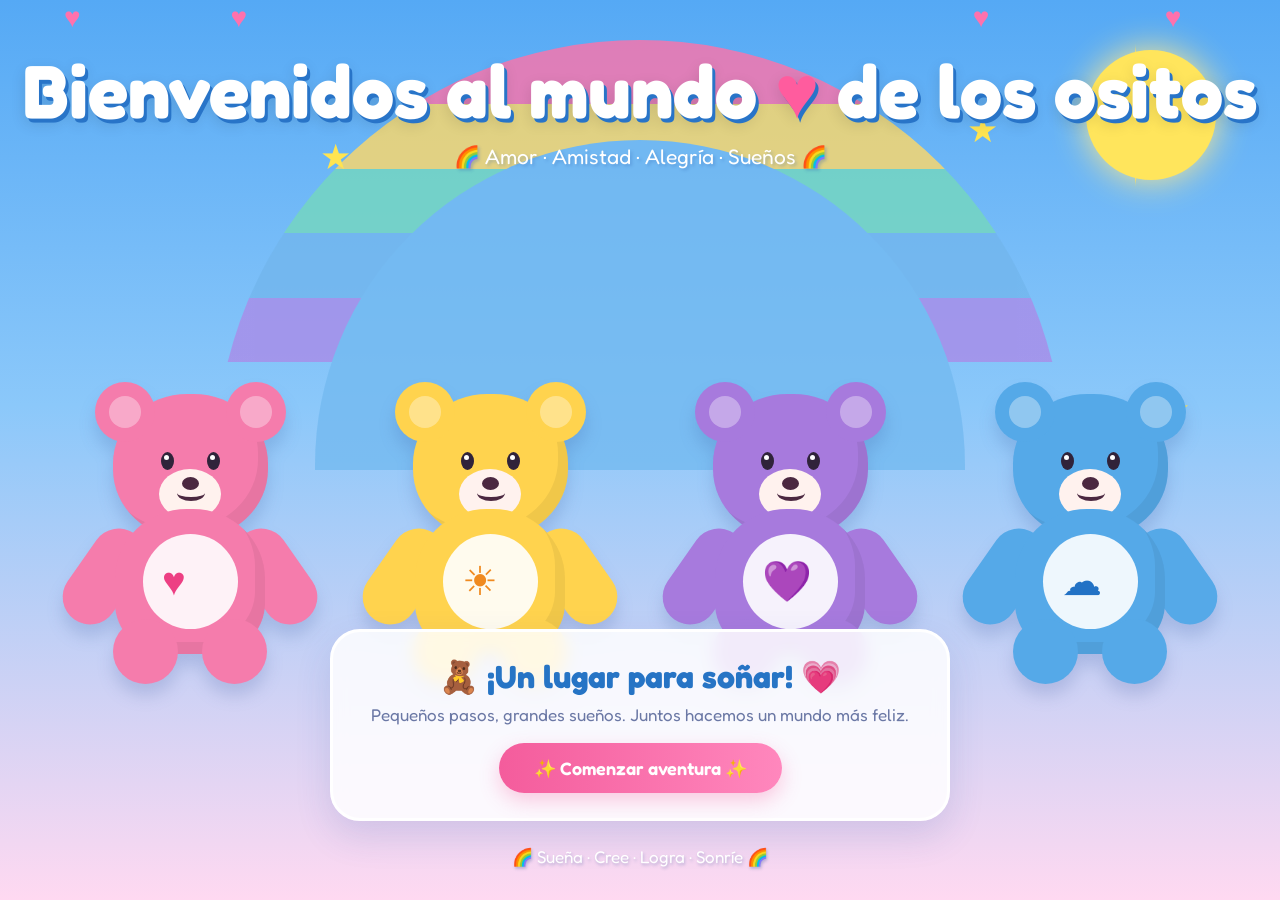
<file: index.html>
<!DOCTYPE html>
<html lang="es">
<head>
<meta charset="UTF-8">
<meta name="viewport" content="width=device-width, initial-scale=1.0">

<title>Un mundo de ositos 🌈</title>

<link href="https://fonts.googleapis.com/css2?family=Fredoka:wght@400;500;600;700&display=swap" rel="stylesheet">
<a href="intro.html">

<style>
    a {
    text-decoration: none;
}

* {
    margin: 0;
    padding: 0;
    box-sizing: border-box;
}

body {
    font-family: "Fredoka", sans-serif;
    min-height: 100vh;
    overflow-x: hidden;

    background:
        linear-gradient(
            180deg,
            #55a9f5 0%,
            #8bc8fa 45%,
            #ffd9f1 100%
        );

    color: #2672c8;
}


/* =========================
   CIELO
========================= */

.sky {
    position: fixed;
    inset: 0;
    overflow: hidden;
    pointer-events: none;
}


/* Sol */

.sun {
    position: absolute;
    right: 5%;
    top: 50px;

    width: 130px;
    height: 130px;

    background: #ffe55c;
    border-radius: 50%;

    box-shadow:
        0 0 35px #ffe98a;

    animation: sun 4s ease-in-out infinite;
}

@keyframes sun {
    50% {
        transform: scale(1.08);
    }
}


/* Rayos */

.sun::before {
    content: "✦";
    position: absolute;

    font-size: 190px;

    color: #ffd83d;

    left: -30px;
    top: -50px;

    z-index: -1;
}


/* Nubes */

.cloud {
    position: absolute;

    width: 180px;
    height: 55px;

    background: white;

    border-radius: 50px;

    opacity: .8;

    animation: cloudMove 25s linear infinite;
}

.cloud::before,
.cloud::after {
    content: "";

    position: absolute;

    background: white;

    border-radius: 50%;
}

.cloud::before {
    width: 80px;
    height: 80px;

    left: 25px;
    top: -35px;
}

.cloud::after {
    width: 65px;
    height: 65px;

    right: 25px;
    top: -25px;
}

.cloud1 {
    top: 160px;
    left: -200px;
}

.cloud2 {
    top: 350px;
    left: -300px;

    animation-delay: 8s;
}

@keyframes cloudMove {

    from {
        transform: translateX(-250px);
    }

    to {
        transform: translateX(140vw);
    }

}


/* =========================
   ARCOÍRIS
========================= */

.rainbow {

    position: absolute;

    width: 850px;
    height: 430px;

    left: 50%;
    top: 40px;

    transform: translateX(-50%);

    border-radius: 500px 500px 0 0;

    background:
        linear-gradient(
            to bottom,
            #ff72a9 0%,
            #ff72a9 15%,
            #ffd966 15%,
            #ffd966 30%,
            #75d7bd 30%,
            #75d7bd 45%,
            #72b6ed 45%,
            #72b6ed 60%,
            #a98be8 60%,
            #a98be8 75%,
            transparent 75%
        );

    opacity: .8;

    z-index: 0;
}

.rainbow::after {

    content: "";

    position: absolute;

    width: 650px;
    height: 330px;

    left: 100px;
    top: 100px;

    background: #74baf0;

    border-radius: 500px 500px 0 0;
}


/* =========================
   TÍTULO
========================= */

.header {

    position: relative;

    z-index: 10;

    text-align: center;

    padding-top: 45px;

    animation: appear 1s ease;
}

.header h1 {

    color: white;

    font-size: clamp(38px, 6vw, 75px);

    font-weight: 700;

    text-shadow:
        3px 4px 0 #2874c8,
        0 5px 15px rgba(0,0,0,.12);
}

.header h1 span {
    color: #ff5c9e;
}

.header p {

    margin-top: 8px;

    color: white;

    font-size: 21px;

    text-shadow:
        2px 2px 3px rgba(50,100,180,.3);
}


/* =========================
   OSITOS
========================= */

.bears {

    position: relative;

    z-index: 5;

    height: 460px;

    max-width: 1200px;

    margin: 30px auto 0;

    display: flex;

    justify-content: space-around;

    align-items: flex-end;
}


/* Osito */

.bear {

    position: relative;

    width: 190px;

    height: 280px;

    animation: bearFloat 3s ease-in-out infinite;

    filter: drop-shadow(
        0 12px 8px rgba(50,80,150,.18)
    );
}

.bear:nth-child(2) {
    animation-delay: .5s;
}

.bear:nth-child(3) {
    animation-delay: 1s;
}

.bear:nth-child(4) {
    animation-delay: 1.5s;
}


/* Cabeza */

.head {

    position: absolute;

    width: 155px;
    height: 145px;

    left: 18px;
    top: 15px;

    border-radius: 48%;

    background: var(--bear);

    box-shadow:
        inset -10px -10px 0 rgba(0,0,0,.06);
}


/* Orejas */

.ear {

    position: absolute;

    width: 60px;
    height: 60px;

    border-radius: 50%;

    background: var(--bear);

    top: -12px;
}

.ear.left {
    left: -18px;
}

.ear.right {
    right: -18px;
}

.ear::after {

    content: "";

    position: absolute;

    width: 32px;
    height: 32px;

    background: rgba(255,255,255,.35);

    border-radius: 50%;

    left: 14px;
    top: 14px;
}


/* Ojos */

.eye {

    position: absolute;

    width: 13px;
    height: 18px;

    background: #30233a;

    border-radius: 50%;

    top: 58px;
}

.eye.left {
    left: 48px;
}

.eye.right {
    right: 48px;
}


/* Brillito */

.eye::after {

    content: "";

    position: absolute;

    width: 5px;
    height: 5px;

    background: white;

    border-radius: 50%;

    left: 3px;
    top: 3px;
}


/* Hocico */

.muzzle {

    position: absolute;

    width: 62px;
    height: 50px;

    background: #fff2ee;

    border-radius: 50%;

    left: 46px;
    top: 75px;
}


/* Nariz */

.nose {

    position: absolute;

    width: 17px;
    height: 13px;

    background: #4b2840;

    border-radius: 50%;

    left: 69px;
    top: 83px;

    z-index: 2;
}


/* Sonrisa */

.mouth {

    position: absolute;

    width: 28px;
    height: 16px;

    border-bottom: 4px solid #4b2840;

    border-radius: 50%;

    left: 64px;
    top: 91px;

    z-index: 2;
}


/* Cuerpo */

.body {

    position: absolute;

    width: 150px;
    height: 145px;

    left: 20px;
    top: 130px;

    border-radius: 48% 48% 35% 35%;

    background: var(--bear);

    box-shadow:
        inset -10px -12px 0 rgba(0,0,0,.06);
}


/* Barriga */

.belly {

    position: absolute;

    width: 95px;
    height: 95px;

    left: 28px;
    top: 25px;

    border-radius: 50%;

    background: white;

    opacity: .9;
}


/* Símbolo */

.symbol {

    position: absolute;

    left: 47px;
    top: 47px;

    font-size: 40px;

    color: var(--symbol);

    z-index: 2;
}


/* Brazos */

.arm {

    position: absolute;

    width: 55px;
    height: 105px;

    background: var(--bear);

    border-radius: 50px;

    top: 145px;

    z-index: -1;
}

.arm.left {

    left: -18px;

    transform: rotate(35deg);
}

.arm.right {

    right: -18px;

    transform: rotate(-35deg);
}


/* Piernas */

.leg {

    position: absolute;

    width: 65px;
    height: 65px;

    background: var(--bear);

    border-radius: 50%;

    bottom: -25px;
}

.leg.left {
    left: 18px;
}

.leg.right {
    right: 18px;
}


/* =========================
   COLORES DE OSITOS
========================= */

.pink {
    --bear: #f57cac;
    --symbol: #ed3f83;
}

.yellow {
    --bear: #ffd34e;
    --symbol: #f08a20;
}

.purple {
    --bear: #a77add;
    --symbol: #7144b7;
}

.blue {
    --bear: #55a9e8;
    --symbol: #2272c5;
}


/* =========================
   ANIMACIÓN OSITOS
========================= */

@keyframes bearFloat {

    0%, 100% {
        transform: translateY(0) rotate(0);
    }

    50% {
        transform: translateY(-18px) rotate(2deg);
    }
}


/* =========================
   MENSAJE CENTRAL
========================= */

.message {

    position: relative;

    z-index: 10;

    max-width: 620px;

    margin: -30px auto 0;

    padding: 25px;

    text-align: center;

    background: rgba(255,255,255,.85);

    border: 3px solid white;

    border-radius: 30px;

    box-shadow:
        0 15px 35px rgba(50,80,160,.15);

    backdrop-filter: blur(8px);
}

.message h2 {

    font-size: 32px;

    color: #2674c5;
}

.message p {

    color: #6b78a5;

    font-size: 17px;

    margin: 8px 0 18px;
}


/* Botón */

.btn {

    border: none;

    padding: 14px 35px;

    border-radius: 40px;

    background:
        linear-gradient(
            90deg,
            #f45c9c,
            #ff87bd
        );

    color: white;

    font-family: "Fredoka";

    font-size: 18px;

    font-weight: 600;

    cursor: pointer;

    box-shadow:
        0 8px 20px rgba(245,90,155,.3);

    transition: .3s;
}

.btn:hover {

    transform: translateY(-4px) scale(1.03);

    box-shadow:
        0 12px 25px rgba(245,90,155,.45);
}


/* =========================
   CORAZONES
========================= */

.heart {

    position: fixed;

    z-index: 20;

    color: #ff71ad;

    font-size: 28px;

    pointer-events: none;

    animation: heartFloat 6s linear infinite;
}

@keyframes heartFloat {

    0% {
        transform:
            translateY(110vh)
            rotate(0deg)
            scale(.5);

        opacity: 0;
    }

    20% {
        opacity: 1;
    }

    100% {
        transform:
            translateY(-15vh)
            rotate(360deg)
            scale(1.3);

        opacity: 0;
    }
}


/* =========================
   ESTRELLAS
========================= */

.star {

    position: fixed;

    color: #ffe451;

    font-size: 35px;

    z-index: 2;

    animation: star 2s ease-in-out infinite;
}

@keyframes star {

    0%,100% {
        transform: scale(1) rotate(0);
    }

    50% {
        transform: scale(1.35) rotate(20deg);
    }
}


/* =========================
   PIE
========================= */

footer {

    position: relative;

    z-index: 10;

    text-align: center;

    padding: 25px;

    color: white;

    font-size: 17px;

    text-shadow: 1px 2px 3px rgba(50,80,150,.3);
}


/* =========================
   RESPONSIVE
========================= */

@media(max-width:850px) {

    body {
        overflow-y: auto;
    }

    .rainbow {
        width: 600px;
        height: 300px;
    }

    .bears {
        height: auto;

        flex-wrap: wrap;

        gap: 20px;

        padding: 20px;
    }

    .bear {
        transform: scale(.8);
    }

    .message {
        margin: 20px;
    }
}

@media(max-width:550px) {

    .header {
        padding: 25px 15px 0;
    }

    .header h1 {
        font-size: 40px;
    }

    .header p {
        font-size: 17px;
    }

    .bear {
        transform: scale(.65);
        margin: -25px;
    }

}

</style>
</head>


<body>


<!-- =========================
     CIELO
========================= -->

<div class="sky">

    <div class="sun"></div>

    <div class="cloud cloud1"></div>

    <div class="cloud cloud2"></div>

    <div class="rainbow"></div>

</div>


<!-- ESTRELLAS -->

<div class="star" style="left:7%;top:8%;">★</div>

<div class="star" style="left:25%;top:15%;animation-delay:.7s;">★</div>

<div class="star" style="right:22%;top:12%;animation-delay:1s;">★</div>

<div class="star" style="right:7%;top:43%;animation-delay:1.5s;">★</div>


<!-- CORAZONES -->

<div class="heart" style="left:5%;animation-delay:0s;">♥</div>

<div class="heart" style="left:18%;animation-delay:2s;">♥</div>

<div class="heart" style="left:76%;animation-delay:1s;">♥</div>

<div class="heart" style="left:91%;animation-delay:3s;">♥</div>


<!-- =========================
     ENCABEZADO
========================= -->

<header class="header">

    <h1>
        Bienvenidos al mundo
        <span>♥</span>
        de los ositos
    </h1>

    <p>
        🌈 Amor · Amistad · Alegría · Sueños 🌈
    </p>

</header>


<!-- =========================
     OSITOS
========================= -->

<section class="bears">


    <!-- OSITO ROSA -->

    <div class="bear pink">

        <div class="head">

            <div class="ear left"></div>
            <div class="ear right"></div>

            <div class="eye left"></div>
            <div class="eye right"></div>

            <div class="muzzle"></div>

            <div class="nose"></div>

            <div class="mouth"></div>

        </div>


        <div class="arm left"></div>
        <div class="arm right"></div>

        <div class="body">

            <div class="belly"></div>

            <div class="symbol">
                ♥
            </div>

        </div>

        <div class="leg left"></div>
        <div class="leg right"></div>

    </div>



    <!-- OSITO AMARILLO -->

    <div class="bear yellow">

        <div class="head">

            <div class="ear left"></div>
            <div class="ear right"></div>

            <div class="eye left"></div>
            <div class="eye right"></div>

            <div class="muzzle"></div>

            <div class="nose"></div>

            <div class="mouth"></div>

        </div>

        <div class="arm left"></div>
        <div class="arm right"></div>

        <div class="body">

            <div class="belly"></div>

            <div class="symbol">
                ☀
            </div>

        </div>

        <div class="leg left"></div>
        <div class="leg right"></div>

    </div>



    <!-- OSITO MORADO -->

    <div class="bear purple">

        <div class="head">

            <div class="ear left"></div>
            <div class="ear right"></div>

            <div class="eye left"></div>
            <div class="eye right"></div>

            <div class="muzzle"></div>

            <div class="nose"></div>

            <div class="mouth"></div>

        </div>

        <div class="arm left"></div>
        <div class="arm right"></div>

        <div class="body">

            <div class="belly"></div>

            <div class="symbol">
                💜
            </div>

        </div>

        <div class="leg left"></div>
        <div class="leg right"></div>

    </div>



    <!-- OSITO AZUL -->

    <div class="bear blue">

        <div class="head">

            <div class="ear left"></div>
            <div class="ear right"></div>

            <div class="eye left"></div>
            <div class="eye right"></div>

            <div class="muzzle"></div>

            <div class="nose"></div>

            <div class="mouth"></div>

        </div>

        <div class="arm left"></div>
        <div class="arm right"></div>

        <div class="body">

            <div class="belly"></div>

            <div class="symbol">
                ☁
            </div>

        </div>

        <div class="leg left"></div>
        <div class="leg right"></div>

    </div>


</section>


<!-- =========================
     MENSAJE
========================= -->

<section class="message">

    <h2>
        🧸 ¡Un lugar para soñar! 💗
    </h2>

    <p>
        Pequeños pasos, grandes sueños.
        Juntos hacemos un mundo más feliz.
    </p>

    <button class="btn" onclick="mensaje()">
        ✨ Comenzar aventura ✨
    </button>

</section>


<footer>

    🌈 Sueña · Cree · Logra · Sonríe 🌈

</footer>


<script>

function mensaje() {

    alert(
        "🧸💗 ¡Bienvenido al mundo de los ositos! 🌈✨\n\n" +
        "Recuerda: sueña, cree y nunca dejes de sonreír."
    );

}


/* Crear corazones automáticamente */

setInterval(() => {

    const heart = document.createElement("div");

    heart.className = "heart";

    heart.innerHTML = "♥";

    heart.style.left =
        Math.random() * 100 + "%";

    heart.style.animationDuration =
        (4 + Math.random() * 4) + "s";

    heart.style.fontSize =
        (18 + Math.random() * 25) + "px";

    document.body.appendChild(heart);


    setTimeout(() => {
        heart.remove();
    }, 8000);

}, 1800);

</script>

</body>
</html>
</file>
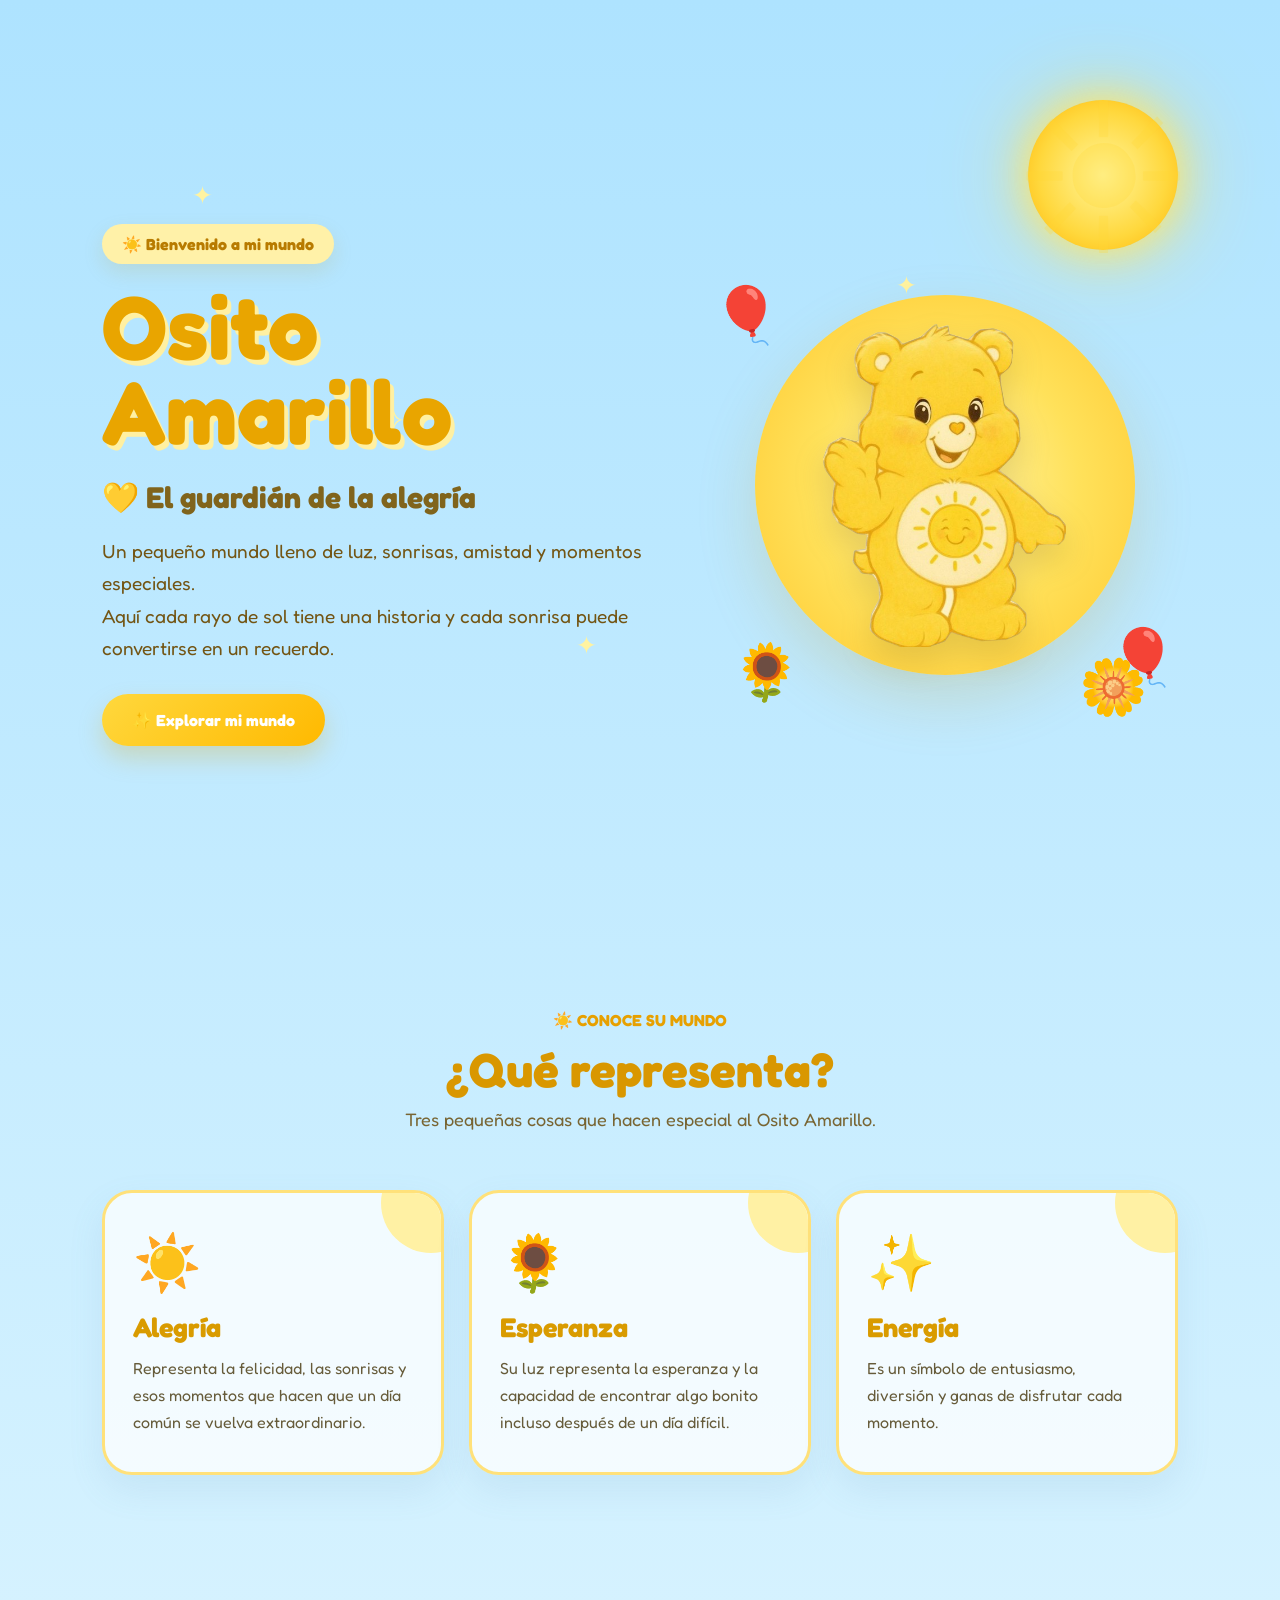
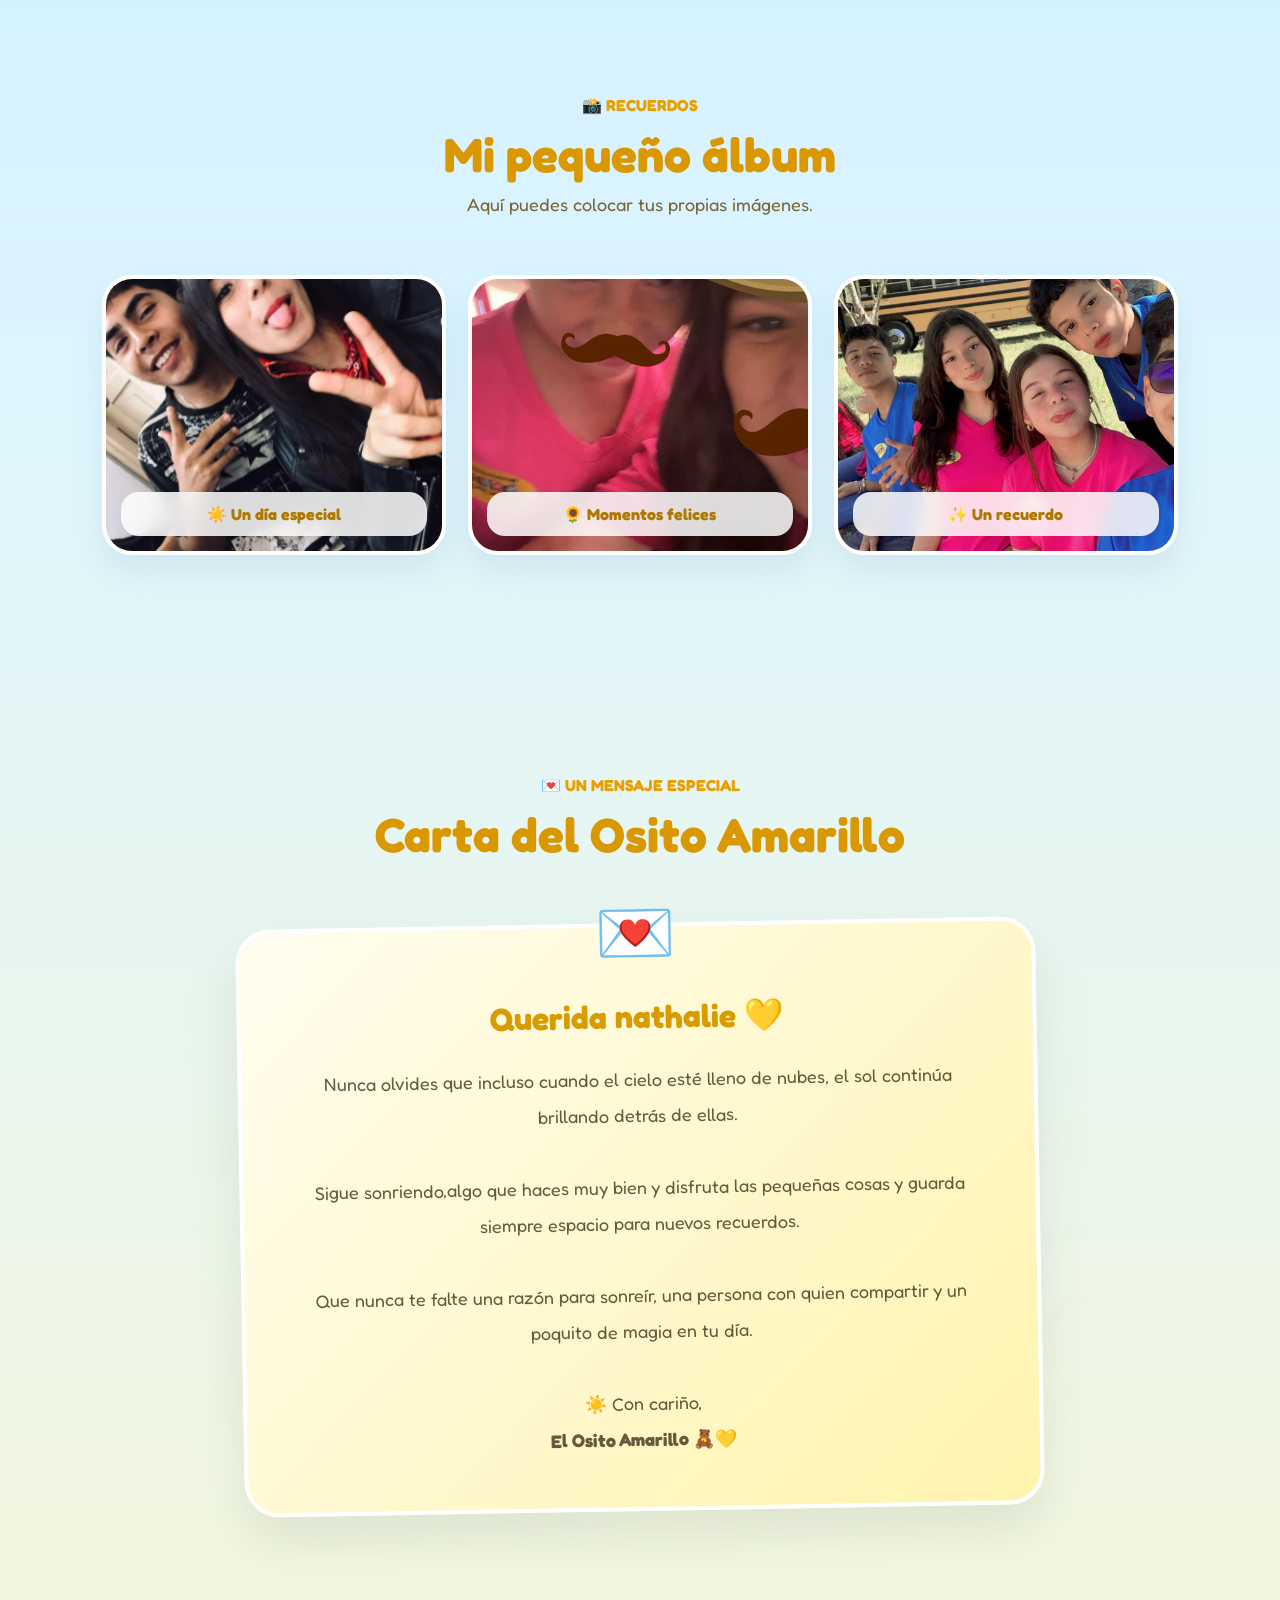
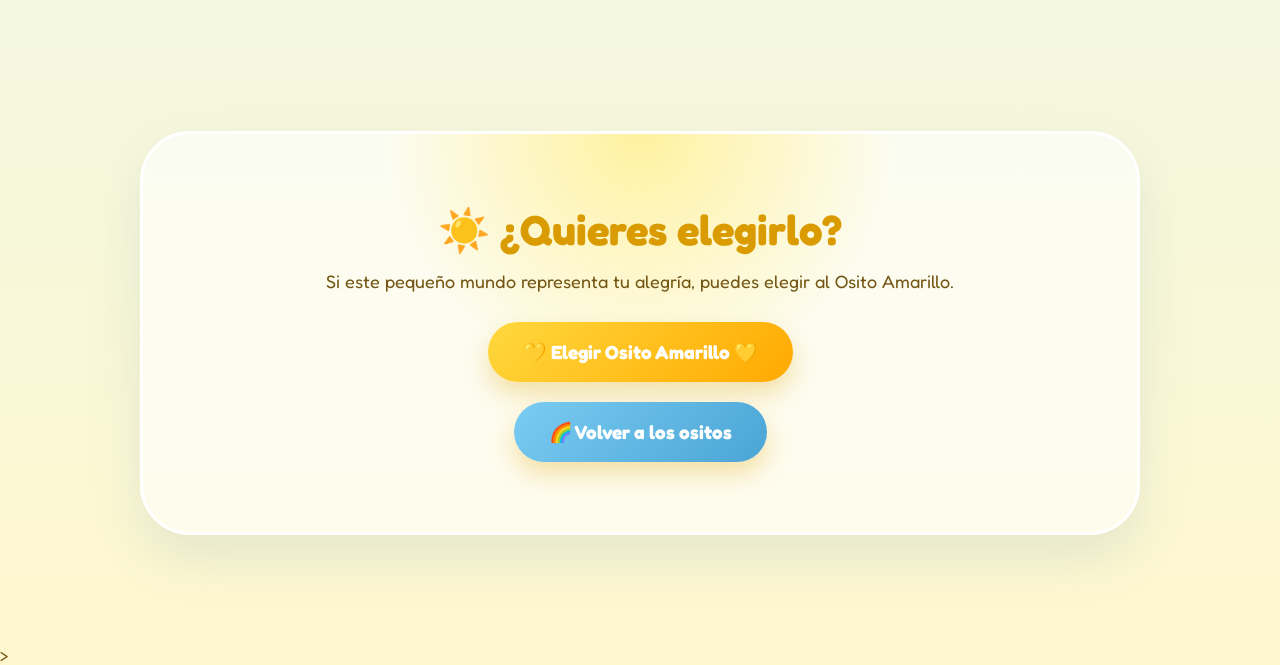
<file: amarillo.html>
<!DOCTYPE html>
<html lang="es">
<head>
<meta charset="UTF-8">
<meta name="viewport" content="width=device-width, initial-scale=1.0">

<title>☀️ Mundo Amarillo | Osito Cariñosito</title>

<style>

@import url('https://fonts.googleapis.com/css2?family=Fredoka:wght@400;500;600;700&display=swap');

*{
    margin:0;
    padding:0;
    box-sizing:border-box;
    scroll-behavior:smooth;
}

:root{
    --amarillo:#FFD83D;
    --amarillo2:#FFBF19;
    --dorado:#E99A00;
    --cielo:#BFEAFF;
    --cielo2:#EFFFFF;
    --blanco:#FFFFFF;
    --texto:#735514;
    --verde:#83D89A;
}

body{
    font-family:'Fredoka',sans-serif;
    background:linear-gradient(
        180deg,
        #AEE3FF,
        #DDF5FF,
        #FFF8CF
    );
    color:var(--texto);
    overflow-x:hidden;
}

/* ==================================================
   FONDO ANIMADO
================================================== */

.sky{
    position:fixed;
    inset:0;
    z-index:-10;
    overflow:hidden;
    pointer-events:none;
}

.sun{
    position:absolute;
    width:150px;
    height:150px;
    right:8%;
    top:100px;

    border-radius:50%;

    background:radial-gradient(
        circle,
        #FFF59B 0%,
        #FFD83D 60%,
        #FFB300 100%
    );

    box-shadow:
        0 0 40px #FFE76B,
        0 0 90px rgba(255,216,61,.6);

    animation:
        sunFloat 5s ease-in-out infinite,
        sunGlow 2s ease-in-out infinite alternate;
}

@keyframes sunFloat{
    0%,100%{
        transform:translateY(0);
    }

    50%{
        transform:translateY(-15px);
    }
}

@keyframes sunGlow{
    from{
        box-shadow:
        0 0 35px #FFE76B,
        0 0 70px rgba(255,216,61,.4);
    }

    to{
        box-shadow:
        0 0 60px #FFF09A,
        0 0 110px rgba(255,216,61,.7);
    }
}

/* RAYOS DEL SOL */

.sun::before{
    content:"☀";
    position:absolute;
    inset:-40px;

    display:flex;
    justify-content:center;
    align-items:center;

    font-size:210px;

    color:rgba(255,215,50,.25);

    animation:rotateSun 20s linear infinite;
}

@keyframes rotateSun{
    to{
        transform:rotate(360deg);
    }
}

/* ==================================================
   NUBES
================================================== */

.cloud{
    position:absolute;

    width:170px;
    height:55px;

    background:white;

    border-radius:50px;

    opacity:.85;

    filter:drop-shadow(
        0 8px 8px rgba(80,150,190,.12)
    );

    animation:cloudMove 35s linear infinite;
}

.cloud::before,
.cloud::after{
    content:"";
    position:absolute;

    background:white;

    border-radius:50%;
}

.cloud::before{
    width:75px;
    height:75px;

    left:25px;
    bottom:10px;
}

.cloud::after{
    width:90px;
    height:90px;

    right:25px;
    bottom:5px;
}

.cloud1{
    top:150px;
    left:-200px;
}

.cloud2{
    top:320px;
    left:-300px;

    transform:scale(.7);

    animation-duration:45s;
}

.cloud3{
    top:550px;
    left:-250px;

    transform:scale(.9);

    animation-duration:40s;
}

@keyframes cloudMove{

    from{
        transform:translateX(-250px);
    }

    to{
        transform:translateX(calc(100vw + 400px));
    }

}

/* ==================================================
   PARTICULAS
================================================== */

.sparkle{
    position:absolute;

    color:#FFF3A1;

    font-size:25px;

    animation:
        sparkleFloat 4s ease-in-out infinite,
        sparkleRotate 5s linear infinite;
}

.s1{left:15%;top:20%;}
.s2{left:30%;top:45%;animation-delay:1s;}
.s3{left:70%;top:30%;animation-delay:2s;}
.s4{left:80%;top:65%;animation-delay:.5s;}
.s5{left:45%;top:70%;animation-delay:1.5s;}

@keyframes sparkleFloat{

    0%,100%{
        transform:translateY(0);
        opacity:.3;
    }

    50%{
        transform:translateY(-20px);
        opacity:1;
    }

}

@keyframes sparkleRotate{
    to{
        rotate:360deg;
    }
}

/* ==================================================
   NAVBAR
================================================== */

.navbar{
    position:fixed;

    top:15px;
    left:50%;

    transform:translateX(-50%);

    width:92%;
    max-width:1200px;

    height:70px;

    display:flex;
    align-items:center;
    justify-content:space-between;

    padding:0 30px;

    background:rgba(255,255,255,.75);

    backdrop-filter:blur(18px);

    border:2px solid rgba(255,255,255,.8);

    border-radius:40px;

    box-shadow:
        0 15px 35px rgba(70,130,170,.15);

    z-index:1000;
}

.logo{
    font-size:23px;
    font-weight:700;

    color:#D89300;
}

.logo span{
    color:#F6BD19;
}

.nav-links{
    display:flex;
    gap:28px;
    list-style:none;
}

.nav-links a{
    text-decoration:none;

    color:#725B22;

    font-weight:600;

    transition:.3s;
}

.nav-links a:hover{
    color:#E6A500;

    transform:translateY(-3px);
}

/* ==================================================
   HERO
================================================== */

.hero{
    min-height:100vh;

    padding:
        150px
        8%
        80px;

    display:grid;

    grid-template-columns:
        1.1fr
        .9fr;

    align-items:center;

    gap:40px;

    position:relative;
}

.hero-content{
    animation:heroAppear 1s ease forwards;
}

@keyframes heroAppear{

    from{
        opacity:0;
        transform:translateY(40px);
    }

    to{
        opacity:1;
        transform:translateY(0);
    }

}

.badge{
    display:inline-block;

    padding:10px 20px;

    background:#FFF1A8;

    color:#B87B00;

    border-radius:30px;

    font-weight:bold;

    margin-bottom:20px;

    box-shadow:
        0 8px 20px rgba(190,150,20,.15);
}

.hero h1{
    font-size:clamp(50px,7vw,90px);

    line-height:.95;

    color:#E9A500;

    text-shadow:
        4px 5px 0 #FFF0A2;

    margin-bottom:25px;
}

.hero h2{
    font-size:30px;

    color:#80641C;

    margin-bottom:20px;
}

.hero p{
    max-width:600px;

    font-size:19px;

    line-height:1.7;
}

/* BOTON */

.main-btn{
    display:inline-block;

    margin-top:30px;

    padding:16px 30px;

    border-radius:50px;

    background:
        linear-gradient(
            135deg,
            #FFD83D,
            #FFB900
        );

    color:white;

    text-decoration:none;

    font-weight:bold;

    box-shadow:
        0 12px 25px rgba(220,160,0,.25);

    transition:.3s;
}

.main-btn:hover{
    transform:
        translateY(-5px)
        scale(1.05);

    box-shadow:
        0 18px 35px rgba(220,160,0,.35);
}

/* ==================================================
   PERSONAJE / IMAGEN
================================================== */

.character-area{
    position:relative;

    min-height:470px;

    display:flex;

    justify-content:center;

    align-items:center;
}

.character-bg{
    width:380px;
    height:380px;

    border-radius:50%;

    background:
        radial-gradient(
            circle,
            #FFF5A7,
            #FFE15A,
            #FFC72C
        );

    box-shadow:
        0 25px 60px rgba(200,150,20,.2);

    display:flex;

    align-items:center;
    justify-content:center;

    animation:
        characterFloat 4s ease-in-out infinite;
}

.character-bg img{
    width:85%;
    height:85%;

    object-fit:contain;

    filter:
        drop-shadow(
            0 15px 15px rgba(130,100,20,.2)
        );
}

@keyframes characterFloat{

    0%,100%{
        transform:translateY(0) rotate(-2deg);
    }

    50%{
        transform:translateY(-20px) rotate(2deg);
    }

}

/* OBJETOS */

.balloon{
    position:absolute;

    font-size:55px;

    animation:
        balloonFloat 5s ease-in-out infinite;
}

.balloon1{
    left:0;
    top:30px;
}

.balloon2{
    right:0;
    bottom:30px;

    animation-delay:1s;
}

@keyframes balloonFloat{

    0%,100%{
        transform:translateY(0) rotate(-5deg);
    }

    50%{
        transform:translateY(-30px) rotate(5deg);
    }

}

.flower{
    position:absolute;

    font-size:55px;

    animation:
        flowerMove 4s ease-in-out infinite;
}

.flower1{
    bottom:15px;
    left:20px;
}

.flower2{
    bottom:0;
    right:30px;

    animation-delay:1s;
}

@keyframes flowerMove{

    0%,100%{
        transform:rotate(-5deg);
    }

    50%{
        transform:rotate(8deg) translateY(-8px);
    }

}

/* ==================================================
   SECCIONES
================================================== */

.section{
    padding:110px 8%;

    position:relative;
}

.section-title{
    text-align:center;

    margin-bottom:60px;
}

.section-title span{
    color:#E7A000;

    font-weight:bold;
}

.section-title h2{
    font-size:48px;

    color:#D99700;

    margin:10px 0;
}

.section-title p{
    font-size:18px;

    color:#786533;
}

/* ==================================================
   INFORMACION
================================================== */

.info-grid{

    max-width:1150px;

    margin:auto;

    display:grid;

    grid-template-columns:
        repeat(3,1fr);

    gap:25px;
}

.info-card{

    padding:35px 28px;

    background:
        rgba(255,255,255,.75);

    border-radius:30px;

    border:3px solid #FFE17A;

    box-shadow:
        0 15px 35px rgba(100,150,180,.12);

    transition:.4s;

    position:relative;

    overflow:hidden;
}

.info-card::before{
    content:"";

    position:absolute;

    width:100px;
    height:100px;

    right:-40px;
    top:-40px;

    background:#FFF1A4;

    border-radius:50%;
}

.info-card:hover{

    transform:
        translateY(-15px)
        rotate(-1deg);

    box-shadow:
        0 25px 45px rgba(100,150,180,.18);
}

.icon{
    font-size:55px;

    margin-bottom:15px;

    position:relative;

    animation:
        iconBounce 3s ease-in-out infinite;
}

@keyframes iconBounce{

    0%,100%{
        transform:translateY(0);
    }

    50%{
        transform:translateY(-8px);
    }

}

.info-card h3{
    font-size:27px;

    color:#D99B00;

    margin-bottom:12px;
}

.info-card p{
    line-height:1.7;

    color:#665B3A;
}

/* ==================================================
   GALERIA
================================================== */

.gallery{
    max-width:1150px;

    margin:auto;

    display:grid;

    grid-template-columns:
        repeat(3,1fr);

    gap:22px;
}

.photo{

    height:280px;

    border-radius:30px;

    overflow:hidden;

    position:relative;

    background:
        linear-gradient(
            135deg,
            #FFF3A5,
            #FFE06A
        );

    border:4px solid white;

    box-shadow:
        0 15px 30px rgba(100,150,180,.15);

    transition:.4s;

    cursor:pointer;
}

.photo:hover{

    transform:
        translateY(-10px)
        scale(1.02);

    box-shadow:
        0 25px 45px rgba(100,150,180,.25);
}

.photo img{

    width:100%;
    height:100%;

    object-fit:cover;

    transition:.5s;
}

.photo:hover img{
    transform:scale(1.1);
}

.photo-label{

    position:absolute;

    bottom:15px;
    left:15px;
    right:15px;

    padding:12px;

    border-radius:18px;

    background:
        rgba(255,255,255,.85);

    backdrop-filter:blur(8px);

    text-align:center;

    color:#AD7900;

    font-weight:bold;
}

/* ==================================================
   CARTA
================================================== */

.letter-area{

    display:flex;

    justify-content:center;
}

.letter{

    max-width:800px;

    padding:50px;

    background:
        linear-gradient(
            135deg,
            #FFFDF0,
            #FFF4AE
        );

    border-radius:35px;

    border:4px solid white;

    box-shadow:
        0 25px 50px rgba(100,120,100,.15);

    position:relative;

    transform:rotate(-1deg);

    transition:.4s;
}

.letter:hover{
    transform:rotate(0deg) scale(1.02);
}

.letter::before{
    content:"💌";

    position:absolute;

    top:-35px;
    left:50%;

    transform:translateX(-50%);

    font-size:65px;
}

.letter h3{

    margin-top:20px;

    text-align:center;

    color:#D89B00;

    font-size:32px;

    margin-bottom:25px;
}

.letter p{

    font-size:18px;

    line-height:2;

    text-align:center;

    color:#665A3C;
}

/* ==================================================
   ELEGIR
================================================== */

.choose{

    max-width:1000px;

    margin:auto;

    padding:70px 30px;

    text-align:center;

    border-radius:50px;

    background:
        radial-gradient(
            circle at 50% 0%,
            #FFF1A0,
            transparent 40%
        ),
        rgba(255,255,255,.6);

    border:3px solid white;

    box-shadow:
        0 25px 50px rgba(100,140,170,.15);
}

.choose h2{

    font-size:42px;

    color:#D99B00;

    margin-bottom:15px;
}

.choose p{

    font-size:18px;

    margin-bottom:30px;
}

.choose-btn{

    border:none;

    padding:18px 35px;

    border-radius:50px;

    background:
        linear-gradient(
            135deg,
            #FFD83D,
            #FFA900
        );

    color:white;

    font-family:inherit;

    font-size:19px;

    font-weight:bold;

    cursor:pointer;

    box-shadow:
        0 12px 25px rgba(220,160,0,.3);

    transition:.3s;
}

.choose-btn:hover{

    transform:
        translateY(-5px)
        scale(1.06);
}

/* ==================================================
   FOOTER
================================================== */

footer{

    padding:40px 20px;

    text-align:center;

    background:#FFD83D;

    color:#765600;

    font-weight:bold;
}

/* ==================================================
   RESPONSIVE
================================================== */

@media(max-width:850px){

    .navbar{
        width:95%;
        padding:0 18px;
    }

    .nav-links{
        display:none;
    }

    .hero{

        grid-template-columns:1fr;

        text-align:center;

        padding-top:140px;
    }

    .hero p{
        margin:auto;
    }

    .character-area{
        min-height:400px;
    }

    .character-bg{
        width:300px;
        height:300px;
    }

    .info-grid,
    .gallery{

        grid-template-columns:1fr;
    }

    .section-title h2{
        font-size:36px;
    }

    .letter{
        padding:35px 25px;
    }

}

</style>
</head>


<body>


<!-- ==================================================
     FONDO
================================================== -->

<div class="sky">

    <div class="sun"></div>

    <div class="cloud cloud1"></div>
    <div class="cloud cloud2"></div>
    <div class="cloud cloud3"></div>

    <div class="sparkle s1">✦</div>
    <div class="sparkle s2">✧</div>
    <div class="sparkle s3">✦</div>
    <div class="sparkle s4">✧</div>
    <div class="sparkle s5">✦</div>

</div>



<!-- ==================================================
     HERO
================================================== -->

<section class="hero" id="inicio">


    <div class="hero-content">

        <span class="badge">
            ☀️ Bienvenido a mi mundo
        </span>

        <h1>
            Osito<br>
            Amarillo
        </h1>

        <h2>
            💛 El guardián de la alegría
        </h2>

        <p>
            Un pequeño mundo lleno de luz,
            sonrisas, amistad y momentos
            especiales.
        </p>

        <p>
            Aquí cada rayo de sol tiene una
            historia y cada sonrisa puede
            convertirse en un recuerdo.
        </p>

        <a href="#informacion" class="main-btn">
            ✨ Explorar mi mundo
        </a>

    </div>


    <!-- PERSONAJE -->

    <div class="character-area">

        <div class="character-bg">

            <!-- ======================================
                 AGREGA TU IMAGEN AQUÍ
            ======================================= -->

            <img
                src="amarillo.png"
                alt="Osito Amarillo"
            >

        </div>


        <div class="balloon balloon1">
            🎈
        </div>

        <div class="balloon balloon2">
            🎈
        </div>

        <div class="flower flower1">
            🌻
        </div>

        <div class="flower flower2">
            🌼
        </div>

    </div>

</section>


<!-- ==================================================
     INFORMACION
================================================== -->

<section class="section" id="informacion">

    <div class="section-title">

        <span>☀️ CONOCE SU MUNDO</span>

        <h2>
            ¿Qué representa?
        </h2>

        <p>
            Tres pequeñas cosas que hacen especial
            al Osito Amarillo.
        </p>

    </div>


    <div class="info-grid">


        <div class="info-card">

            <div class="icon">
                ☀️
            </div>

            <h3>
                Alegría
            </h3>

            <p>
                Representa la felicidad, las
                sonrisas y esos momentos que
                hacen que un día común se
                vuelva extraordinario.
            </p>

        </div>


        <div class="info-card">

            <div class="icon">
                🌻
            </div>

            <h3>
                Esperanza
            </h3>

            <p>
                Su luz representa la esperanza
                y la capacidad de encontrar
                algo bonito incluso después
                de un día difícil.
            </p>

        </div>


        <div class="info-card">

            <div class="icon">
                ✨
            </div>

            <h3>
                Energía
            </h3>

            <p>
                Es un símbolo de entusiasmo,
                diversión y ganas de disfrutar
                cada momento.
            </p>

        </div>


    </div>

</section>


<!-- ==================================================
     GALERIA
================================================== -->

<section class="section" id="galeria">

    <div class="section-title">

        <span>📸 RECUERDOS</span>

        <h2>
            Mi pequeño álbum
        </h2>

        <p>
            Aquí puedes colocar tus propias imágenes.
        </p>

    </div>


    <div class="gallery">


        <!-- IMAGEN 1 -->

        <div class="photo">

            <img
              src="imagen3.jpeg"
                alt="Recuerdo 1"
            >

            <div class="photo-label">
                ☀️ Un día especial
            </div>

        </div>


        <!-- IMAGEN 2 -->

        <div class="photo">

            <img
               src="imagen2.jpeg"
                alt="Recuerdo 2"
            >

            <div class="photo-label">
                🌻 Momentos felices
            </div>

        </div>


        <!-- IMAGEN 3 -->

        <div class="photo">

            <img
    src="imagen111.jpeg"
                alt="Recuerdo 3"
            >

            <div class="photo-label">
                ✨ Un recuerdo
            </div>

        </div>


        <!-- PUEDES AGREGAR MÁS -->

    </div>

</section>


<!-- ==================================================
     CARTA
================================================== -->

<section class="section" id="carta">

    <div class="section-title">

        <span>💌 UN MENSAJE ESPECIAL</span>

        <h2>
            Carta del Osito Amarillo
        </h2>

    </div>


    <div class="letter-area">

        <div class="letter">

            <h3>
                Querida nathalie 💛
            </h3>

            <p>

                Nunca olvides que incluso
                cuando el cielo esté lleno
                de nubes, el sol continúa
                brillando detrás de ellas.

                <br><br>

                Sigue sonriendo,algo que haces muy bien y disfruta
                las pequeñas cosas y guarda
                siempre espacio para nuevos
                recuerdos.

                <br><br>

                Que nunca te falte una razón
                para sonreír, una persona
                con quien compartir y un
                poquito de magia en tu día.

                <br><br>

                ☀️ Con cariño,

                <br>

                <strong>
                    El Osito Amarillo 🧸💛
                </strong>

            </p>

        </div>

    </div>

</section>


<!-- ==================================================
     ELEGIR
================================================== -->

<section class="section" id="elegir">

    <div class="choose">

        <h2>
            ☀️ ¿Quieres elegirlo?
        </h2>

        <p>
            Si este pequeño mundo representa
            tu alegría, puedes elegir al
            Osito Amarillo.
        </p>

        <button
            class="choose-btn"
            onclick="elegirAmarillo()"
        >
            💛 Elegir Osito Amarillo 💛
        </button>

        <br><br>

        <button
            class="choose-btn"
            onclick="volverMenu()"
            style="
                background:
                linear-gradient(
                    135deg,
                    #7ACCF2,
                    #4AA4D5
                );
            "
        >
            🌈 Volver a los ositos
        </button>

    </div>

</section>


<!-- ==================================================
     FOOTER
================================================== -->

>


<!-- ==================================================
     JAVASCRIPT
================================================== -->

<script>


/* ================================================
   ELEGIR OSITO
================================================ */

function elegirAmarillo(){

    const respuesta = confirm(

        "☀️💛 ¿Quieres elegir al Osito Amarillo?\n\n" +

        "Será tu osito especial 🧸✨"

    );


    if(respuesta){

        localStorage.setItem(
            "ositoElegido",
            "amarillo"
        );


        alert(

            "🧸☀️ ¡Elección realizada!\n\n" +

            "Has elegido al Osito Amarillo 💛\n\n" +

            "Ahora formas parte de su pequeño mundo. ✨"

        );


        const boton =
            document.querySelector(".choose-btn");

        boton.innerHTML =
            "🧸 Osito Amarillo elegido 💛";

        boton.style.background =
            "linear-gradient(135deg,#67C59A,#42A878)";

        boton.disabled = true;

    }

}


/* ================================================
   VOLVER AL MENU
================================================ */

function volverMenu(){

    window.location.href =
        "index.html";

}


/* ================================================
   EFECTO DE MOVIMIENTO DEL MOUSE
================================================ */

document.addEventListener(
    "mousemove",
    function(e){

        const x =
            (window.innerWidth / 2 - e.clientX)
            / 80;

        const y =
            (window.innerHeight / 2 - e.clientY)
            / 80;


        const character =
            document.querySelector(".character-bg");


        if(character){

            character.style.transform =
                `translate(${x}px,${y}px)`;

        }

    }
);


/* ================================================
   COMPROBAR SI YA FUE ELEGIDO
================================================ */

window.addEventListener(
    "load",
    function(){

        const elegido =
            localStorage.getItem(
                "ositoElegido"
            );


        if(elegido === "amarillo"){

            const boton =
                document.querySelector(
                    ".choose-btn"
                );


            boton.innerHTML =
                "🧸 Osito Amarillo elegido 💛";


            boton.style.background =
                "linear-gradient(135deg,#67C59A,#42A878)";


            boton.disabled = true;

        }

    }
);

</script>

</body>
</html>
</file>
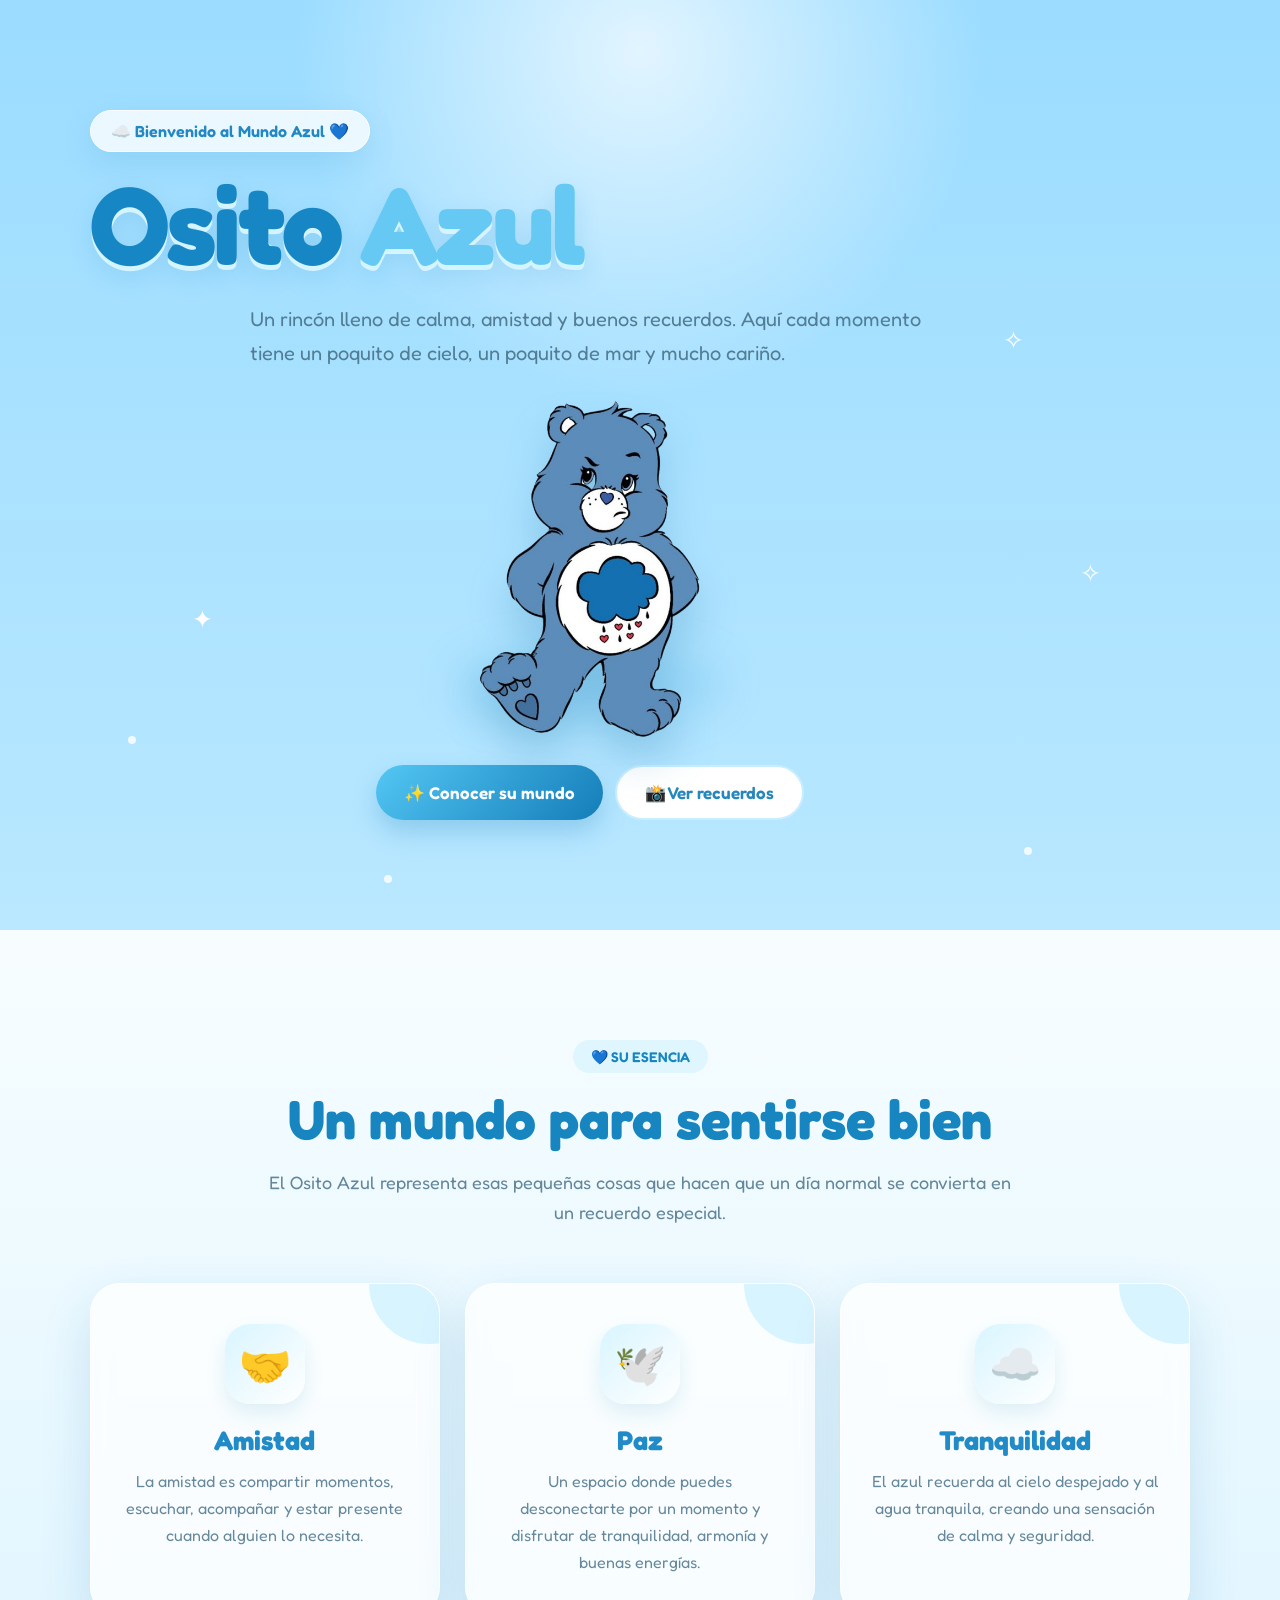
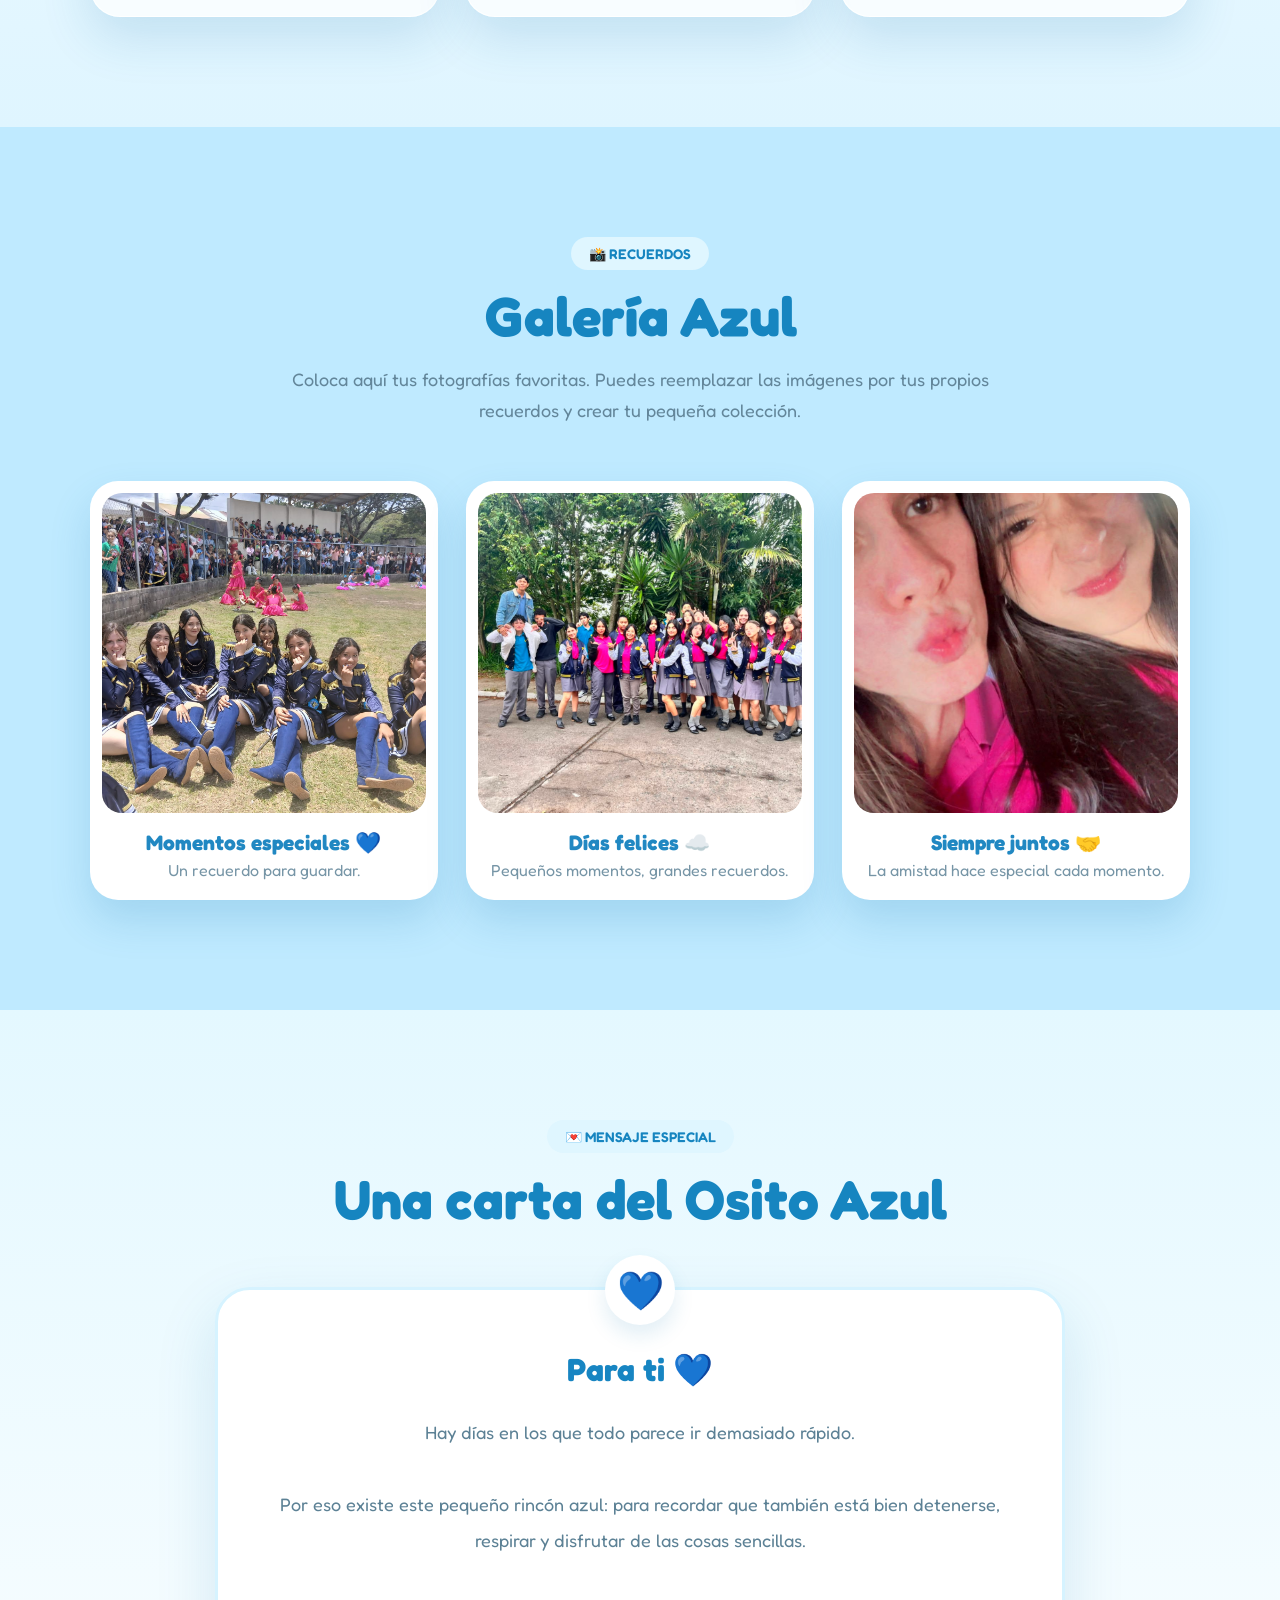
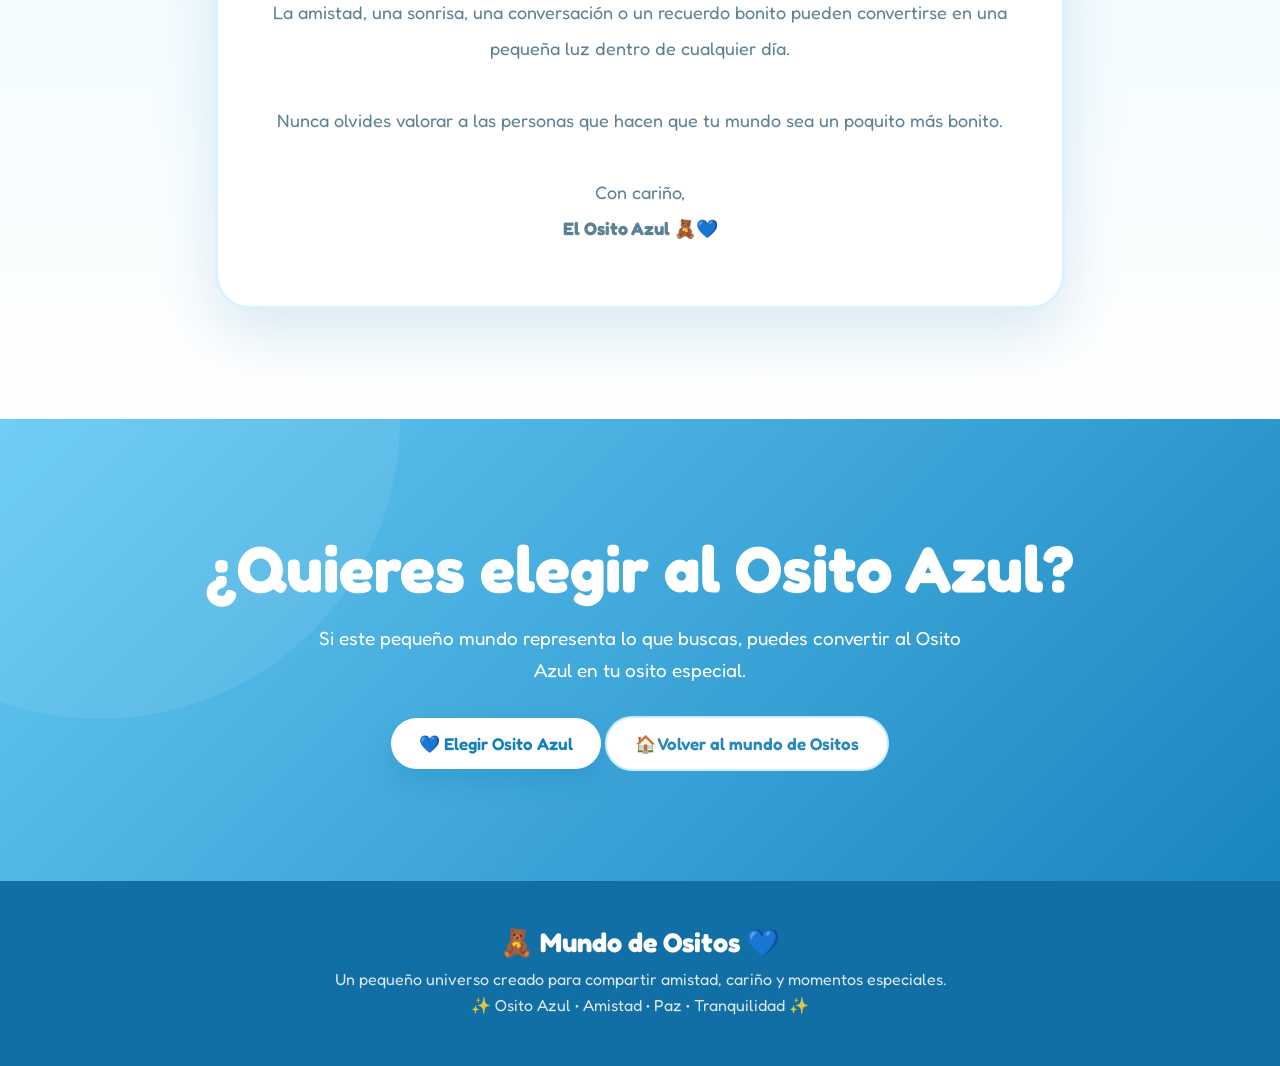
<file: azul.html>
<!DOCTYPE html>
<html lang="es">

<head>

<meta charset="UTF-8">

<meta name="viewport"
content="width=device-width, initial-scale=1.0">

<meta name="description"
content="Mundo Azul, un espacio de amistad, paz y tranquilidad.">

<title>💙 Mundo Azul | Osito Azul</title>

<link rel="preconnect" href="https://fonts.googleapis.com">

<link rel="preconnect"
href="https://fonts.gstatic.com"
crossorigin>

<link href="https://fonts.googleapis.com/css2?family=Fredoka:wght@300;400;500;600;700&display=swap"
rel="stylesheet">

<style>

/* =========================================================
   VARIABLES
========================================================= */

:root{

    --azul:#2196d3;
    --azul-claro:#6dc7f4;
    --azul-profundo:#126da5;

    --cielo:#bdeaff;
    --cielo-2:#e9f9ff;

    --blanco:#ffffff;

    --texto:#315f79;
    --texto-claro:#6b8da1;

    --glass:rgba(255,255,255,.65);

    --sombra:
    0 20px 50px rgba(18,109,165,.16);

}

/* =========================================================
   RESET
========================================================= */

*{

    margin:0;
    padding:0;

    box-sizing:border-box;

}

html{

    scroll-behavior:smooth;

}

body{

    font-family:'Fredoka',sans-serif;

    background:
    linear-gradient(
        180deg,
        #9bdcff 0%,
        #d9f4ff 45%,
        #f8fdff 100%
    );

    color:var(--texto);

    overflow-x:hidden;

}

/* =========================================================
   SCROLL BAR
========================================================= */

::-webkit-scrollbar{

    width:10px;

}

::-webkit-scrollbar-track{

    background:#dff5ff;

}

::-webkit-scrollbar-thumb{

    background:
    linear-gradient(
        #64c3ef,
        #1884c2
    );

    border-radius:20px;

}

/* =========================================================
   BARRA DE PROGRESO
========================================================= */

.progress{

    position:fixed;

    top:0;
    left:0;

    width:0%;
    height:5px;

    background:
    linear-gradient(
        90deg,
        #78d5ff,
        #1689c8,
        #9ae4ff
    );

    z-index:9999;

}


/* =========================================================
   FONDO HERO
========================================================= */

.sky-glow{

    position:absolute;

    width:700px;
    height:700px;

    border-radius:50%;

    background:
    radial-gradient(
        circle,
        rgba(255,255,255,.7),
        transparent 70%
    );

    top:-300px;

    left:50%;

    transform:translateX(-50%);

}

/* =========================================================
   NUBES
========================================================= */

.cloud{

    position:absolute;

    width:180px;
    height:55px;

    background:white;

    border-radius:100px;

    opacity:.75;

    filter:
    drop-shadow(
        0 10px 15px
        rgba(70,160,205,.08)
    );

    animation:
    cloudMove 28s linear infinite;

}

.cloud::before{

    content:"";

    position:absolute;

    width:80px;
    height:80px;

    background:white;

    border-radius:50%;

    left:25px;

    top:-38px;

}

.cloud::after{

    content:"";

    position:absolute;

    width:100px;
    height:100px;

    background:white;

    border-radius:50%;

    right:20px;

    top:-48px;

}

.cloud.one{

    top:130px;
    left:-250px;

}

.cloud.two{

    top:300px;
    left:-400px;

    transform:scale(.7);

    animation-delay:8s;

}

.cloud.three{

    top:470px;
    left:-300px;

    transform:scale(1.3);

    animation-delay:15s;

}

@keyframes cloudMove{

    from{

        transform:
        translateX(-100px);

    }

    to{

        transform:
        translateX(calc(100vw + 500px));

    }

}

/* =========================================================
   HERO CONTENT
========================================================= */

.hero-content{

    position:relative;

    z-index:20;

    max-width:1000px;

}

.welcome{

    display:inline-flex;

    align-items:center;

    gap:8px;

    padding:
    10px
    20px;

    background:
    rgba(255,255,255,.78);

    border:
    1px solid white;

    border-radius:50px;

    color:#2188c3;

    font-weight:600;

    box-shadow:
    0 10px 30px
    rgba(25,130,185,.13);

    animation:
    floating 3s ease-in-out infinite;

}

.hero h1{

    margin-top:20px;

    font-size:
    clamp(55px,9vw,110px);

    line-height:.95;

    color:#1686c4;

    text-shadow:

    0 5px 0 #d4f4ff,

    0 10px 25px
    rgba(22,126,185,.15);

    letter-spacing:-3px;

}

.hero h1 span{

    color:#65c9f4;

}

.hero-description{

    max-width:680px;

    margin:
    25px auto;

    font-size:20px;

    line-height:1.7;

    color:#527d94;

}

/* =========================================================
   OSITO
========================================================= */

.bear-stage{

    position:relative;

    width:340px;
    height:340px;

    margin:
    30px auto 0;

    perspective:1000px;

}

.bear-glow{

    position:absolute;

    width:270px;
    height:80px;

    bottom:15px;
    left:35px;

    background:
    rgba(38,151,210,.18);

    filter:blur(20px);

    border-radius:50%;

}

.bear{

    width:100%;
    height:100%;

    object-fit:contain;

    position:relative;

    z-index:5;

    filter:
    drop-shadow(
        0 25px 20px
        rgba(18,109,165,.22)
    );

    animation:
    bearFloat 4s ease-in-out infinite;

    transition:
    transform .15s ease;

}

@keyframes bearFloat{

    0%,100%{

        transform:
        translateY(0)
        rotate(-2deg);

    }

    50%{

        transform:
        translateY(-20px)
        rotate(2deg);

    }

}

/* =========================================================
   ESTRELLITAS
========================================================= */

.spark{

    position:absolute;

    color:white;

    font-size:25px;

    animation:
    sparkle 2s ease-in-out infinite;

}

.spark.s1{

    top:25%;
    left:20%;

}

.spark.s2{

    top:35%;
    right:20%;

    animation-delay:.5s;

}

.spark.s3{

    top:65%;
    left:15%;

    animation-delay:1s;

}

.spark.s4{

    top:60%;
    right:14%;

    animation-delay:1.5s;

}

@keyframes sparkle{

    0%,100%{

        opacity:.2;

        transform:
        scale(.7)
        rotate(0deg);

    }

    50%{

        opacity:1;

        transform:
        scale(1.3)
        rotate(20deg);

    }

}

/* =========================================================
   BOTONES
========================================================= */

.actions{

    margin-top:25px;

    display:flex;

    justify-content:center;

    flex-wrap:wrap;

    gap:12px;

}

.btn{

    border:none;

    padding:
    15px
    28px;

    border-radius:50px;

    font-family:inherit;

    font-size:17px;

    font-weight:600;

    cursor:pointer;

    transition:.35s;

}

.btn-primary{

    background:
    linear-gradient(
        135deg,
        #53c7f4,
        #147db8
    );

    color:white;

    box-shadow:
    0 12px 25px
    rgba(20,125,184,.25);

}

.btn-secondary{

    background:white;

    color:#2687bc;

    border:
    2px solid #c7edff;

}

.btn:hover{

    transform:
    translateY(-6px)
    scale(1.04);

}

/* =========================================================
   PARTICULAS
========================================================= */

.particle{

    position:absolute;

    width:8px;
    height:8px;

    background:
    rgba(255,255,255,.8);

    border-radius:50%;

    animation:
    particleMove 8s linear infinite;

}

.p1{left:10%;bottom:20%;}
.p2{left:30%;bottom:5%;animation-delay:2s;}
.p3{left:60%;bottom:15%;animation-delay:4s;}
.p4{left:80%;bottom:8%;animation-delay:6s;}

@keyframes particleMove{

    0%{

        transform:
        translateY(0);

        opacity:0;

    }

    30%{

        opacity:1;

    }

    100%{

        transform:
        translateY(-500px);

        opacity:0;

    }

}

/* =========================================================
   SECCIONES
========================================================= */

section{

    position:relative;

    padding:
    110px 7%;

}

.section-header{

    max-width:750px;

    margin:
    0 auto 55px;

    text-align:center;

}

.section-label{

    display:inline-block;

    padding:
    8px 18px;

    background:#dff6ff;

    color:#1685c0;

    border-radius:50px;

    font-size:14px;

    font-weight:600;

    margin-bottom:12px;

}

.section-title{

    font-size:
    clamp(35px,5vw,55px);

    color:#1685c0;

    margin-bottom:15px;

}

.section-text{

    color:#63869a;

    font-size:18px;

    line-height:1.7;

}

/* =========================================================
   INFORMACION
========================================================= */

.info{

    background:
    linear-gradient(
        180deg,
        #f7fdff,
        #dff5ff
    );

}

.info-grid{

    max-width:1150px;

    margin:auto;

    display:grid;

    grid-template-columns:
    repeat(3,1fr);

    gap:25px;

}

.info-card{

    position:relative;

    padding:40px 30px;

    background:
    rgba(255,255,255,.75);

    backdrop-filter:blur(10px);

    border:
    1px solid rgba(255,255,255,.9);

    border-radius:30px;

    text-align:center;

    box-shadow:
    var(--sombra);

    transition:.4s;

    overflow:hidden;

}

.info-card::before{

    content:"";

    position:absolute;

    width:120px;
    height:120px;

    background:#d8f4ff;

    border-radius:50%;

    top:-60px;
    right:-50px;

}

.info-card:hover{

    transform:
    translateY(-15px)
    rotate(1deg);

}

.info-icon{

    width:80px;
    height:80px;

    margin:
    0 auto 20px;

    display:flex;

    align-items:center;
    justify-content:center;

    border-radius:25px;

    background:
    linear-gradient(
        135deg,
        #d9f5ff,
        #ffffff
    );

    font-size:42px;

    box-shadow:
    0 10px 20px
    rgba(25,130,185,.12);

}

.info-card h3{

    font-size:27px;

    color:#208bc7;

    margin-bottom:12px;

}

.info-card p{

    color:#65889c;

    line-height:1.7;

}

/* =========================================================
   GALERIA
========================================================= */

.gallery{

    background:#bfeaff;

}

.gallery-grid{

    max-width:1150px;

    margin:auto;

    display:grid;

    grid-template-columns:
    repeat(3,1fr);

    gap:28px;

}

.photo{

    position:relative;

    background:white;

    padding:12px;

    border-radius:28px;

    box-shadow:
    0 20px 40px
    rgba(20,115,170,.18);

    transition:.5s;

}

.photo:hover{

    transform:
    translateY(-15px)
    rotate(-1deg);

}

.photo img{

    width:100%;

    height:320px;

    object-fit:cover;

    border-radius:20px;

    display:block;

    background:
    linear-gradient(
        135deg,
        #e4f8ff,
        #c3edff
    );

}

.photo-info{

    padding:
    17px 10px 8px;

    text-align:center;

}

.photo-info h3{

    color:#2188c2;

    font-size:21px;

}

.photo-info p{

    color:#7695a6;

    margin-top:5px;

}

/* =========================================================
   CARTA
========================================================= */

.letter-section{

    background:
    linear-gradient(
        180deg,
        #e4f8ff,
        #ffffff
    );

}

.letter{

    max-width:850px;

    margin:auto;

    padding:
    60px 55px;

    background:#fff;

    border-radius:35px;

    box-shadow:
    0 25px 60px
    rgba(20,115,170,.15);

    position:relative;

    border:
    3px solid #d6f3ff;

    transform:rotate(-.7deg);

}

.letter::before{

    content:"💙";

    position:absolute;

    top:-35px;

    left:50%;

    transform:
    translateX(-50%);

    width:70px;
    height:70px;

    display:flex;

    align-items:center;
    justify-content:center;

    background:white;

    border-radius:50%;

    font-size:38px;

    box-shadow:
    0 10px 20px
    rgba(20,120,175,.13);

}

.letter h3{

    text-align:center;

    color:#1785c2;

    font-size:32px;

    margin-bottom:25px;

}

.letter p{

    text-align:center;

    color:#5c8195;

    font-size:18px;

    line-height:2;

}

/* =========================================================
   ELEGIR
========================================================= */

.choose{

    text-align:center;

    background:
    linear-gradient(
        135deg,
        #65c9f4,
        #1985bf
    );

    color:white;

    overflow:hidden;

}

.choose::before{

    content:"";

    position:absolute;

    width:600px;
    height:600px;

    border-radius:50%;

    background:
    rgba(255,255,255,.08);

    top:-300px;
    left:-200px;

}

.choose h2{

    position:relative;

    font-size:
    clamp(40px,6vw,65px);

    margin-bottom:15px;

}

.choose p{

    position:relative;

    max-width:650px;

    margin:
    0 auto 30px;

    font-size:19px;

    line-height:1.7;

    opacity:.95;

}

.choose .btn{

    position:relative;

}

.choose .btn-primary{

    background:white;

    color:#1480bb;

}

/* =========================================================
   MODAL
========================================================= */

.modal{

    position:fixed;

    inset:0;

    display:none;

    align-items:center;

    justify-content:center;

    background:
    rgba(12,76,110,.45);

    backdrop-filter:blur(10px);

    z-index:9000;

    padding:20px;

}

.modal.active{

    display:flex;

}

.modal-box{

    max-width:500px;

    width:100%;

    background:white;

    border-radius:35px;

    padding:45px 35px;

    text-align:center;

    box-shadow:
    0 30px 80px
    rgba(0,60,100,.25);

    animation:
    modalIn .4s ease;

}

@keyframes modalIn{

    from{

        opacity:0;

        transform:
        translateY(30px)
        scale(.9);

    }

    to{

        opacity:1;

        transform:
        translateY(0)
        scale(1);

    }

}

.modal-icon{

    font-size:65px;

    margin-bottom:15px;

}

.modal-box h2{

    color:#1686c3;

    font-size:32px;

}

.modal-box p{

    margin:
    15px 0 25px;

    color:#688b9e;

    line-height:1.6;

}

/* =========================================================
   FOOTER
========================================================= */

footer{

    background:#126fa6;

    color:white;

    padding:
    45px 7%;

    text-align:center;

}

.footer-logo{

    font-size:27px;

    font-weight:700;

    margin-bottom:10px;

}

footer p{

    opacity:.85;

    margin:6px;

}

/* =========================================================
   ANIMACION SCROLL
========================================================= */

.reveal{

    opacity:0;

    transform:
    translateY(40px);

    transition:
    opacity .8s ease,
    transform .8s ease;

}

.reveal.show{

    opacity:1;

    transform:
    translateY(0);

}

/* =========================================================
   RESPONSIVE
========================================================= */

@media(max-width:900px){

    .nav-links{

        display:none;

    }

    .navbar{

        width:94%;

    }

    .info-grid{

        grid-template-columns:1fr;

        max-width:600px;

    }

    .gallery-grid{

        grid-template-columns:1fr;

        max-width:600px;

    }

}

@media(max-width:600px){

    .hero{

        padding-top:130px;

    }

    .hero h1{

        font-size:58px;

    }

    .hero-description{

        font-size:17px;

    }

    .bear-stage{

        width:270px;
        height:270px;

    }

    section{

        padding:
        80px 5%;

    }

    .letter{

        padding:
        55px 22px 35px;

    }

    .actions{

        flex-direction:column;

    }

    .btn{

        width:100%;

    }

}

</style>

</head>


<body>


<!-- =====================================================
     PROGRESS
===================================================== -->

<div class="progress" id="progress"></div>




<!-- =====================================================
     HERO
===================================================== -->

<section
    class="hero"
    id="inicio">


    <div class="sky-glow"></div>


    <!-- NUBES -->

    <div class="cloud one"></div>

    <div class="cloud two"></div>

    <div class="cloud three"></div>


    <!-- PARTICULAS -->

    <div class="particle p1"></div>
    <div class="particle p2"></div>
    <div class="particle p3"></div>
    <div class="particle p4"></div>


    <!-- ESTRELLAS -->

    <div class="spark s1">✦</div>

    <div class="spark s2">✧</div>

    <div class="spark s3">✦</div>

    <div class="spark s4">✧</div>


    <div class="hero-content">


        <div class="welcome">

            ☁️

            Bienvenido al Mundo Azul

            💙

        </div>


        <h1>

            Osito

            <span>
                Azul
            </span>

        </h1>


        <p class="hero-description">

            Un rincón lleno de calma, amistad y buenos recuerdos.
            Aquí cada momento tiene un poquito de cielo,
            un poquito de mar y mucho cariño.

        </p>


        <!-- OSITO -->

        <div
            class="bear-stage"
            id="bearStage">


            <div class="bear-glow"></div>


            <img
                src="azul.png"
                alt="Osito Azul"
                class="bear"
                id="bear">


        </div>


        <div class="actions">

            <button
                class="btn btn-primary"
                onclick="irA('informacion')">

                ✨ Conocer su mundo

            </button>


            <button
                class="btn btn-secondary"
                onclick="irA('galeria')">

                📸 Ver recuerdos

            </button>

        </div>

    </div>

</section>



<!-- =====================================================
     INFORMACION
===================================================== -->

<section
    class="info"
    id="informacion">


    <div class="section-header reveal">

        <span class="section-label">
            💙 SU ESENCIA
        </span>

        <h2 class="section-title">
            Un mundo para sentirse bien
        </h2>

        <p class="section-text">

            El Osito Azul representa esas pequeñas cosas
            que hacen que un día normal se convierta
            en un recuerdo especial.

        </p>

    </div>


    <div class="info-grid">


        <article class="info-card reveal">

            <div class="info-icon">
                🤝
            </div>

            <h3>
                Amistad
            </h3>

            <p>

                La amistad es compartir momentos,
                escuchar, acompañar y estar presente
                cuando alguien lo necesita.

            </p>

        </article>


        <article class="info-card reveal">

            <div class="info-icon">
                🕊️
            </div>

            <h3>
                Paz
            </h3>

            <p>

                Un espacio donde puedes desconectarte
                por un momento y disfrutar de tranquilidad,
                armonía y buenas energías.

            </p>

        </article>


        <article class="info-card reveal">

            <div class="info-icon">
                ☁️
            </div>

            <h3>
                Tranquilidad
            </h3>

            <p>

                El azul recuerda al cielo despejado
                y al agua tranquila, creando una sensación
                de calma y seguridad.

            </p>

        </article>


    </div>

</section>



<!-- =====================================================
     GALERIA
===================================================== -->

<section
    class="gallery"
    id="galeria">


    <div class="section-header reveal">

        <span class="section-label">
            📸 RECUERDOS
        </span>

        <h2 class="section-title">
            Galería Azul
        </h2>

        <p class="section-text">

            Coloca aquí tus fotografías favoritas.
            Puedes reemplazar las imágenes por tus propios
            recuerdos y crear tu pequeña colección.

        </p>

    </div>


    <div class="gallery-grid">


        <article class="photo reveal">

            <img
                   src="imagen7.jpeg"
                alt="Recuerdo azul 1">

            <div class="photo-info">

                <h3>
                    Momentos especiales 💙
                </h3>

                <p>
                    Un recuerdo para guardar.
                </p>

            </div>

        </article>


        <article class="photo reveal">

            <img
                src="imagen8.jpeg"
                alt="Recuerdo azul 2">

            <div class="photo-info">

                <h3>
                    Días felices ☁️
                </h3>

                <p>
                    Pequeños momentos, grandes recuerdos.
                </p>

            </div>

        </article>


        <article class="photo reveal">

            <img  src="imagen9.jpeg"
                alt="Recuerdo azul 3">

            <div class="photo-info">

                <h3>
                    Siempre juntos 🤝
                </h3>

                <p>
                    La amistad hace especial cada momento.
                </p>

            </div>

        </article>


    </div>

</section>



<!-- =====================================================
     CARTA
===================================================== -->

<section
    class="letter-section"
    id="carta">


    <div class="section-header reveal">

        <span class="section-label">
            💌 MENSAJE ESPECIAL
        </span>

        <h2 class="section-title">
            Una carta del Osito Azul
        </h2>

    </div>


    <div class="letter reveal">


        <h3>
            Para ti 💙
        </h3>


        <p>

            Hay días en los que todo parece ir demasiado rápido.

            <br><br>

            Por eso existe este pequeño rincón azul:

            para recordar que también está bien detenerse,
            respirar y disfrutar de las cosas sencillas.

            <br><br>

            La amistad, una sonrisa, una conversación
            o un recuerdo bonito pueden convertirse
            en una pequeña luz dentro de cualquier día.

            <br><br>

            Nunca olvides valorar a las personas que
            hacen que tu mundo sea un poquito más bonito.

            <br><br>

            Con cariño,

            <br>

            <strong>
                El Osito Azul 🧸💙
            </strong>

        </p>


    </div>

</section>



<!-- =====================================================
     ELEGIR
===================================================== -->

<section
    class="choose"
    id="elegir">


    <h2 class="reveal">

        ¿Quieres elegir al Osito Azul?

    </h2>


    <p class="reveal">

        Si este pequeño mundo representa lo que buscas,
        puedes convertir al Osito Azul en tu osito especial.

    </p>


    <button
        class="btn btn-primary reveal"
        onclick="elegirAzul()">

        💙 Elegir Osito Azul

    </button>


    <button
        class="btn btn-secondary reveal"
        onclick="volverMenu()">

        🏠 Volver al mundo de Ositos

    </button>


</section>



<!-- =====================================================
     FOOTER
===================================================== -->

<footer>

    <div class="footer-logo">

        🧸 Mundo de Ositos 💙

    </div>

    <p>

        Un pequeño universo creado para compartir
        amistad, cariño y momentos especiales.

    </p>

    <p>

        ✨ Osito Azul • Amistad • Paz • Tranquilidad ✨

    </p>

</footer>



<!-- =====================================================
     MODAL
===================================================== -->

<div
    class="modal"
    id="modal">


    <div class="modal-box">


        <div class="modal-icon">
            🧸💙
        </div>


        <h2>
            ¡Has elegido al Osito Azul!
        </h2>


        <p>

            Ahora el Osito Azul es tu compañero
            dentro de este pequeño mundo de amistad,
            tranquilidad y buenos recuerdos.

        </p>


        <button
            class="btn btn-primary"
            onclick="cerrarModal()">

            ✨ Continuar

        </button>


        <button
            class="btn btn-secondary"
            onclick="volverMenu()">

            🏠 Ir al inicio

        </button>


    </div>

</div>



<script>

/* =========================================================
   NAVEGACION
========================================================= */

function irA(id){

    document
    .getElementById(id)
    .scrollIntoView({
        behavior:"smooth"
    });

}


/* =========================================================
   ELEGIR AZUL
========================================================= */

function elegirAzul(){

    localStorage.setItem(
        "ositoElegido",
        "azul"
    );

    document
    .getElementById("modal")
    .classList
    .add("active");

}


/* =========================================================
   CERRAR MODAL
========================================================= */

function cerrarModal(){

    document
    .getElementById("modal")
    .classList
    .remove("active");

}


/* =========================================================
   VOLVER MENU
========================================================= */

function volverMenu(){

    document.body.style.opacity="0";

    document.body.style.transition=
    "opacity .4s ease";

    setTimeout(function(){

        window.location.href=
        "index.html";

    },400);

}


/* =========================================================
   CERRAR MODAL AL HACER CLICK FUERA
========================================================= */

document
.getElementById("modal")
.addEventListener(
    "click",
    function(e){

        if(e.target === this){

            cerrarModal();

        }

    }
);


/* =========================================================
   SCROLL REVEAL
========================================================= */

const observer =
new IntersectionObserver(
    function(entries){

        entries.forEach(
            function(entry){

                if(entry.isIntersecting){

                    entry
                    .target
                    .classList
                    .add("show");

                }

            }
        );

    },
    {
        threshold:.15
    }
);


document
.querySelectorAll(".reveal")
.forEach(
    element =>
    observer.observe(element)
);


/* =========================================================
   BARRA DE PROGRESO
========================================================= */

window.addEventListener(
    "scroll",
    function(){

        const scrollTop =
        document.documentElement.scrollTop;

        const height =
        document.documentElement.scrollHeight -
        document.documentElement.clientHeight;

        const progress =
        (scrollTop / height) * 100;

        document
        .getElementById("progress")
        .style.width =
        progress + "%";

    }
);


/* =========================================================
   EFECTO 3D OSITO
========================================================= */

const stage =
document.getElementById("bearStage");

const bear =
document.getElementById("bear");


stage.addEventListener(
    "mousemove",
    function(e){

        const rect =
        stage.getBoundingClientRect();

        const x =
        e.clientX - rect.left;

        const y =
        e.clientY - rect.top;

        const centerX =
        rect.width / 2;

        const centerY =
        rect.height / 2;

        const rotateY =
        (x - centerX) / 12;

        const rotateX =
        (centerY - y) / 12;


        bear.style.transform =
        `
        rotateX(${rotateX}deg)
        rotateY(${rotateY}deg)
        scale(1.04)
        `;

    }
);


stage.addEventListener(
    "mouseleave",
    function(){

        bear.style.transform="";

    }
);


/* =========================================================
   EFECTO 3D TARJETAS
========================================================= */

document
.querySelectorAll(".info-card,.photo")
.forEach(
    card => {

        card.addEventListener(
            "mousemove",
            function(e){

                const rect =
                card.getBoundingClientRect();

                const x =
                e.clientX -
                rect.left;

                const y =
                e.clientY -
                rect.top;

                const rotateY =
                (x - rect.width/2) / 25;

                const rotateX =
                (rect.height/2 - y) / 25;

                card.style.transform =
                `
                perspective(800px)
                rotateX(${rotateX}deg)
                rotateY(${rotateY}deg)
                translateY(-8px)
                `;

            }
        );


        card.addEventListener(
            "mouseleave",
            function(){

                card.style.transform="";

            }
        );

    }
);


/* =========================================================
   ANIMACION DE ENTRADA
========================================================= */

window.addEventListener(
    "load",
    function(){

        document.body.style.opacity="0";

        setTimeout(
            function(){

                document.body.style.transition=
                "opacity .8s ease";

                document.body.style.opacity="1";

            },
            100
        );

    }
);


/* =========================================================
   DETECTAR ELECCION ANTERIOR
========================================================= */

window.addEventListener(
    "load",
    function(){

        const elegido =
        localStorage.getItem(
            "ositoElegido"
        );

        if(elegido === "azul"){

            console.log(
                "💙 El usuario eligió al Osito Azul"
            );

        }

    }
);

</script>


</body>

</html>
</file>
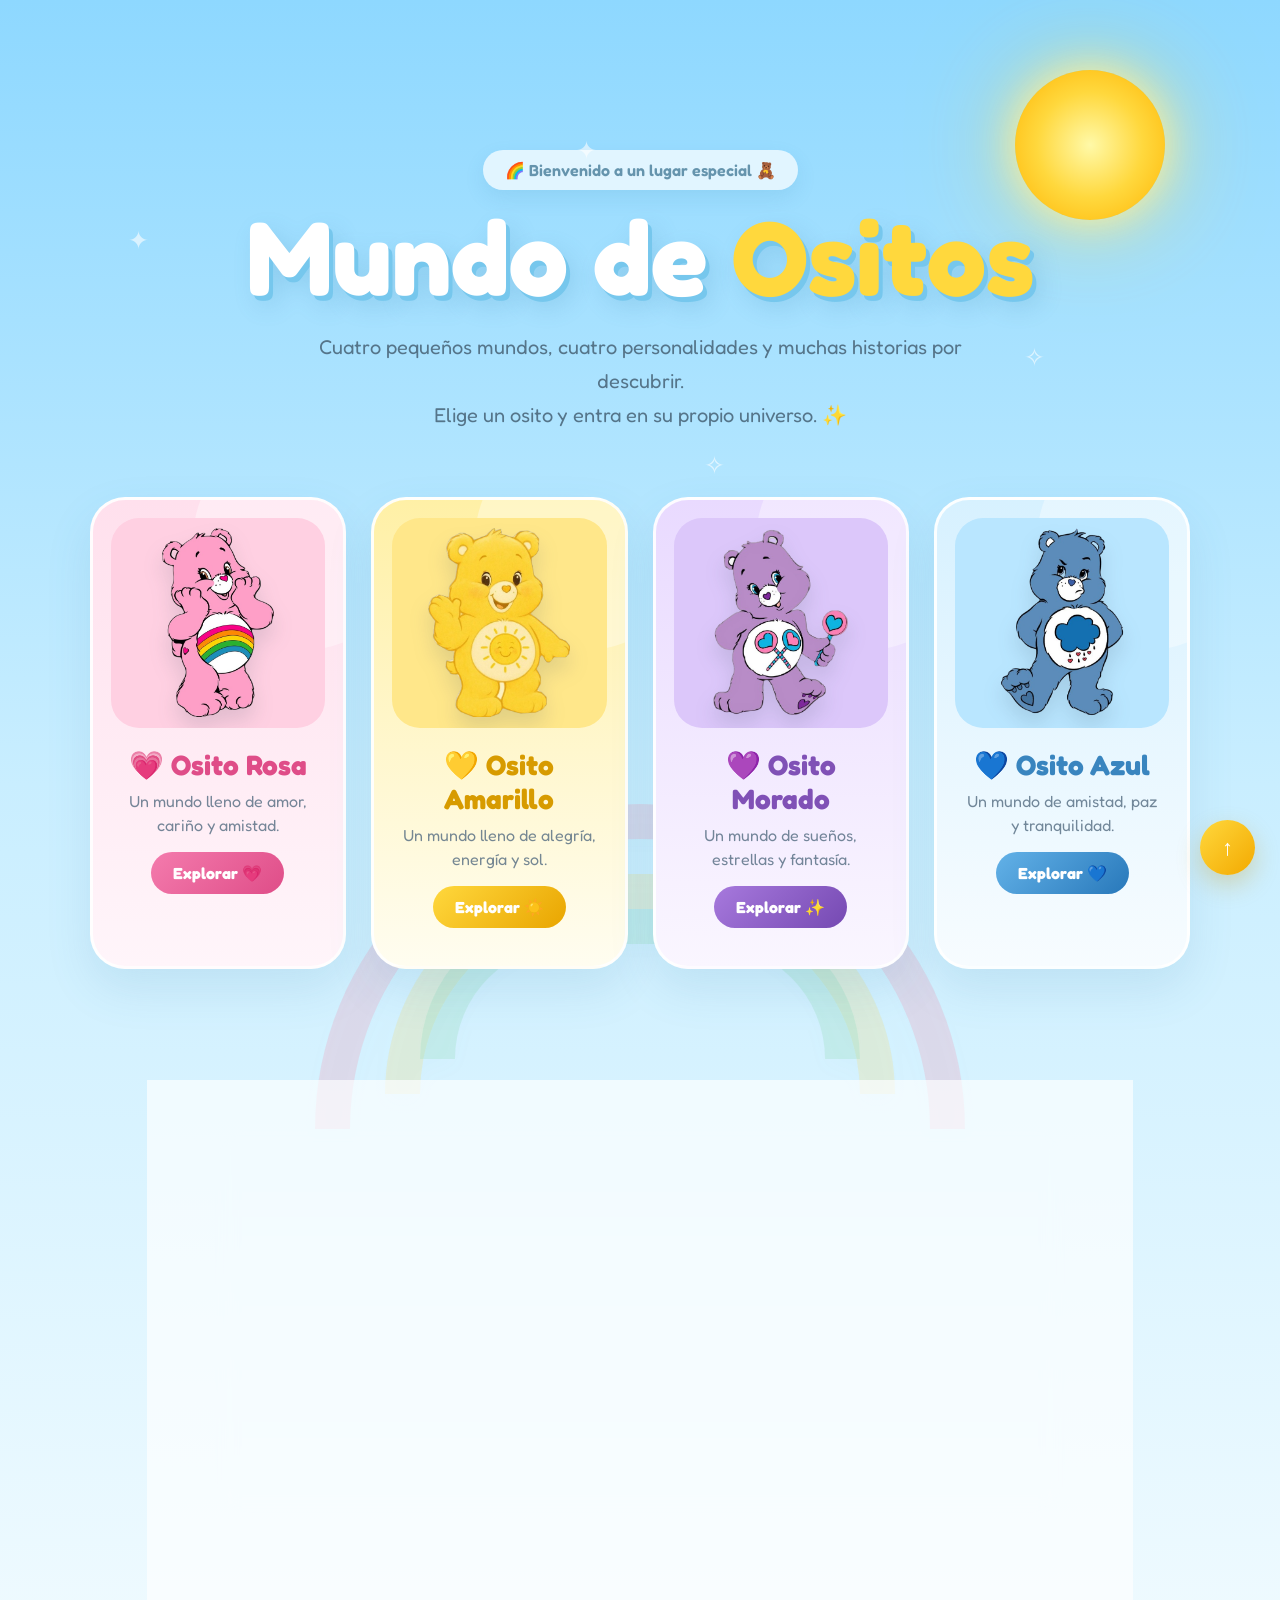
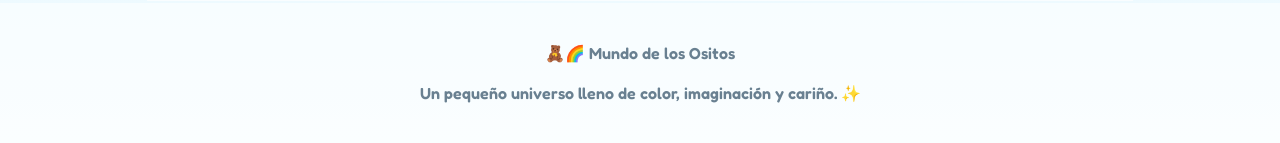
<file: intro.html>
<!DOCTYPE html>
<html lang="es">
<head>
<meta charset="UTF-8">
<meta name="viewport" content="width=device-width, initial-scale=1.0">

<title>🌈 Mundo de los Ositos 🧸</title>

<style>

@import url('https://fonts.googleapis.com/css2?family=Fredoka:wght@400;500;600;700&display=swap');

*{
    margin:0;
    padding:0;
    box-sizing:border-box;
    scroll-behavior:smooth;
}

:root{
    --cielo:#AEE4FF;
    --cielo2:#EFFFFF;
    --blanco:#fff;
    --texto:#536B80;
}

body{
    font-family:'Fredoka',sans-serif;

    min-height:100vh;

    color:var(--texto);

    overflow-x:hidden;

    background:
        linear-gradient(
            180deg,
            #8ED8FF 0%,
            #C9EEFF 45%,
            #F4FCFF 100%
        );
}


/* =====================================================
   FONDO
===================================================== */

.background{
    position:fixed;
    inset:0;

    z-index:-20;

    overflow:hidden;

    pointer-events:none;
}


/* SOL */

.sun{
    position:absolute;

    width:150px;
    height:150px;

    top:70px;
    right:9%;

    border-radius:50%;

    background:
        radial-gradient(
            circle,
            #FFF9A8,
            #FFD83D,
            #FFB300
        );

    box-shadow:
        0 0 40px #FFF3A0,
        0 0 100px rgba(255,214,55,.6);

    animation:
        sunFloat 5s ease-in-out infinite,
        glow 2s ease-in-out infinite alternate;
}

@keyframes sunFloat{

    0%,100%{
        transform:translateY(0);
    }

    50%{
        transform:translateY(-15px);
    }

}

@keyframes glow{

    from{
        box-shadow:
        0 0 35px #FFF3A0,
        0 0 70px rgba(255,214,55,.4);
    }

    to{
        box-shadow:
        0 0 65px #FFF8B5,
        0 0 120px rgba(255,214,55,.7);
    }

}


/* NUBES */

.cloud{
    position:absolute;

    width:190px;
    height:55px;

    background:white;

    border-radius:50px;

    opacity:.8;

    filter:
        drop-shadow(
            0 8px 10px rgba(70,130,170,.1)
        );

    animation:
        moveCloud 40s linear infinite;
}

.cloud::before,
.cloud::after{
    content:"";

    position:absolute;

    background:white;

    border-radius:50%;
}

.cloud::before{
    width:80px;
    height:80px;

    left:25px;
    bottom:5px;
}

.cloud::after{
    width:95px;
    height:95px;

    right:20px;
    bottom:0;
}

.cloud1{
    top:180px;
    left:-250px;
}

.cloud2{
    top:400px;
    left:-300px;

    transform:scale(.7);

    animation-duration:50s;
}

.cloud3{
    top:620px;
    left:-250px;

    transform:scale(.9);

    animation-duration:45s;
}

@keyframes moveCloud{

    from{
        transform:translateX(-300px);
    }

    to{
        transform:
            translateX(
                calc(100vw + 400px)
            );
    }

}


/* ESTRELLAS */

.star{
    position:absolute;

    color:white;

    font-size:25px;

    opacity:.6;

    animation:
        starFloat 4s ease-in-out infinite;
}

.star1{top:25%;left:10%;}
.star2{top:38%;left:80%;}
.star3{top:65%;left:12%;}
.star4{top:72%;left:88%;}
.star5{top:15%;left:45%;}
.star6{top:50%;left:55%;}

@keyframes starFloat{

    0%,100%{
        transform:
            translateY(0)
            rotate(0deg);

        opacity:.3;
    }

    50%{
        transform:
            translateY(-18px)
            rotate(180deg);

        opacity:1;
    }

}




/* =====================================================
   HERO
===================================================== */

.hero{

    min-height:100vh;

    padding:
        150px
        7%
        70px;

    display:flex;

    flex-direction:column;

    align-items:center;

    justify-content:center;

    text-align:center;

    position:relative;
}


/* TITULO */

.hero-badge{

    display:inline-block;

    padding:
        10px
        22px;

    border-radius:30px;

    background:
        rgba(255,255,255,.7);

    color:#6594AD;

    font-weight:600;

    box-shadow:
        0 8px 20px
        rgba(50,130,170,.12);

    animation:
        appear 1s ease;
}

.hero h1{

    margin-top:20px;

    font-size:
        clamp(
            55px,
            9vw,
            105px
        );

    line-height:.9;

    color:#FFFFFF;

    text-shadow:

        4px 5px 0 #76C7ED,

        8px 10px 25px
        rgba(60,130,170,.2);

    animation:
        titleIn 1s ease;
}

.hero h1 span{
    color:#FFD83D;
}

.hero-description{

    max-width:700px;

    margin-top:25px;

    font-size:20px;

    line-height:1.7;

    color:#55758A;

    animation:
        appear 1.3s ease;
}

@keyframes titleIn{

    from{
        opacity:0;

        transform:
            translateY(40px)
            scale(.9);
    }

    to{
        opacity:1;

        transform:
            translateY(0)
            scale(1);
    }

}

@keyframes appear{

    from{
        opacity:0;
    }

    to{
        opacity:1;
    }

}


/* =====================================================
   ARCOIRIS
===================================================== */

.rainbow{

    position:absolute;

    width:650px;
    height:325px;

    bottom:-90px;

    border-radius:
        650px
        650px
        0
        0;

    border:
        35px solid
        rgba(255,110,140,.35);

    border-bottom:none;

    opacity:.5;

    filter:
        drop-shadow(
            0 10px 10px
            rgba(100,160,190,.1)
        );

    z-index:-1;
}

.rainbow::before{

    content:"";

    position:absolute;

    inset:35px;

    border-radius:
        600px
        600px
        0
        0;

    border:
        35px solid
        rgba(255,213,61,.35);

    border-bottom:none;
}

.rainbow::after{

    content:"";

    position:absolute;

    inset:70px;

    border-radius:
        550px
        550px
        0
        0;

    border:
        35px solid
        rgba(115,210,145,.35);

    border-bottom:none;
}


/* =====================================================
   OSITOS
===================================================== */

.bears-section{

    width:100%;

    max-width:1250px;

    margin-top:65px;

    display:grid;

    grid-template-columns:
        repeat(4,1fr);

    gap:25px;

    animation:
        cardsIn 1.2s ease;
}

@keyframes cardsIn{

    from{

        opacity:0;

        transform:
            translateY(60px);

    }

    to{

        opacity:1;

        transform:
            translateY(0);

    }

}


/* TARJETA */

.bear-card{

    position:relative;

    min-height:410px;

    padding:18px;

    border-radius:35px;

    overflow:hidden;

    cursor:pointer;

    border:
        3px solid
        rgba(255,255,255,.9);

    background:
        rgba(255,255,255,.65);

    box-shadow:
        0 20px 45px
        rgba(60,130,170,.13);

    transition:
        transform .5s cubic-bezier(.2,.8,.2,1),
        box-shadow .5s;
}

.bear-card:hover{

    transform:
        translateY(-18px)
        rotate(-1deg)
        scale(1.02);

    box-shadow:
        0 35px 65px
        rgba(60,130,170,.25);
}


/* FONDO INTERNO */

.bear-card::before{

    content:"";

    position:absolute;

    width:220px;
    height:220px;

    border-radius:50%;

    right:-70px;
    top:-70px;

    background:
        rgba(255,255,255,.35);

    transition:.5s;
}

.bear-card:hover::before{

    transform:
        scale(1.5);

}


/* IMAGEN */

.bear-image{

    height:210px;

    border-radius:28px;

    display:flex;

    justify-content:center;

    align-items:center;

    overflow:hidden;

    position:relative;

    background:#eee;
}

.bear-image img{

    width:90%;
    height:90%;

    object-fit:contain;

    transition:.5s;

    filter:
        drop-shadow(
            0 12px 10px
            rgba(60,80,100,.15)
        );
}

.bear-card:hover
.bear-image img{

    transform:
        scale(1.12)
        translateY(-5px)
        rotate(2deg);
}


/* INFO */

.bear-info{

    text-align:center;

    padding:20px 10px;
}

.bear-info h2{

    font-size:28px;

    margin-bottom:7px;
}

.bear-info p{

    font-size:16px;

    line-height:1.5;

    opacity:.8;
}


/* BOTON */

.explore{

    display:inline-block;

    margin-top:15px;

    padding:
        11px
        22px;

    border-radius:30px;

    color:white;

    text-decoration:none;

    font-weight:bold;

    transition:.3s;
}

.explore:hover{

    transform:
        scale(1.08);
}


/* =====================================================
   COLORES
===================================================== */


/* ROSA */

.pink{

    background:
        linear-gradient(
            180deg,
            #FFE0ED,
            #FFF5FA
        );
}

.pink .bear-image{
    background:#FFD0E2;
}

.pink h2{
    color:#DF4D88;
}

.pink .explore{

    background:
        linear-gradient(
            135deg,
            #F47BAD,
            #DF4D88
        );
}


/* AMARILLO */

.yellow{

    background:
        linear-gradient(
            180deg,
            #FFF0A6,
            #FFFDF0
        );
}

.yellow .bear-image{
    background:#FFE78A;
}

.yellow h2{
    color:#D79B00;
}

.yellow .explore{

    background:
        linear-gradient(
            135deg,
            #FFD83D,
            #E9A500
        );
}


/* MORADO */

.purple{

    background:
        linear-gradient(
            180deg,
            #E9DAFF,
            #FAF6FF
        );
}

.purple .bear-image{
    background:#DCC7FA;
}

.purple h2{
    color:#8051B6;
}

.purple .explore{

    background:
        linear-gradient(
            135deg,
            #A779DD,
            #7549B2
        );
}


/* AZUL */

.blue{

    background:
        linear-gradient(
            180deg,
            #D7F1FF,
            #F7FCFF
        );
}

.blue .bear-image{
    background:#B9E6FF;
}

.blue h2{
    color:#3985BF;
}

.blue .explore{

    background:
        linear-gradient(
            135deg,
            #63B2E8,
            #2878BA
        );
}


/* =====================================================
   SECCION INFERIOR
===================================================== */

.welcome{

    padding:
        90px 8%;

    text-align:center;
}

.welcome-box{

    max-width:850px;

    margin:auto;

    padding:
        50px 35px;

    border-radius:40px;

    background:
        rgba(255,255,255,.65);

    backdrop-filter:
        blur(10px);

    border:
        3px solid white;

    box-shadow:
        0 20px 45px
        rgba(60,130,170,.12);
}

.welcome-box h2{

    font-size:40px;

    color:#629FC0;

    margin-bottom:15px;
}

.welcome-box p{

    font-size:18px;

    line-height:1.7;

    color:#5D7180;
}


/* =====================================================
   FOOTER
===================================================== */

footer{

    padding:40px 20px;

    text-align:center;

    background:
        rgba(255,255,255,.55);

    color:#698091;

    font-weight:600;
}


/* =====================================================
   BOTON FLOTANTE
===================================================== */

.top-button{

    position:fixed;

    right:25px;
    bottom:25px;

    width:55px;
    height:55px;

    border-radius:50%;

    display:flex;

    align-items:center;

    justify-content:center;

    background:
        linear-gradient(
            135deg,
            #FFD83D,
            #F3A900
        );

    color:white;

    text-decoration:none;

    font-size:22px;

    box-shadow:
        0 10px 25px
        rgba(200,150,20,.3);

    z-index:500;

    transition:.3s;
}

.top-button:hover{

    transform:
        translateY(-6px)
        scale(1.08);
}


/* =====================================================
   RESPONSIVE
===================================================== */

@media(max-width:1000px){

    .bears-section{

        grid-template-columns:
            repeat(2,1fr);
    }

}

@media(max-width:650px){

    .navbar{

        width:94%;

        height:62px;

        padding:
            0 18px;
    }

    .nav-links{
        display:none;
    }

    .logo{
        font-size:18px;
    }

    .hero{

        padding:
            130px 20px 50px;
    }

    .hero h1{

        font-size:
            clamp(
                55px,
                17vw,
                80px
            );
    }

    .hero-description{

        font-size:17px;
    }

    .bears-section{

        grid-template-columns:1fr;

        padding:0 10px;
    }

    .bear-card{

        min-height:390px;
    }

    .sun{

        width:100px;
        height:100px;

        top:100px;
        right:2%;
    }

    .rainbow{

        width:400px;
        height:200px;
    }

}

</style>
</head>


<body>


<!-- =====================================================
     FONDO
===================================================== -->

<div class="background">

    <div class="sun"></div>

    <div class="cloud cloud1"></div>
    <div class="cloud cloud2"></div>
    <div class="cloud cloud3"></div>

    <div class="star star1">✦</div>
    <div class="star star2">✧</div>
    <div class="star star3">✦</div>
    <div class="star star4">✧</div>
    <div class="star star5">✦</div>
    <div class="star star6">✧</div>

</div>



<!-- =====================================================
     HERO
===================================================== -->

<section class="hero" id="inicio">


    <div class="rainbow"></div>


    <span class="hero-badge">

        🌈 Bienvenido a un lugar especial 🧸

    </span>


    <h1>

        Mundo de
        <span>
            Ositos
        </span>

    </h1>


    <p class="hero-description">

        Cuatro pequeños mundos,
        cuatro personalidades y
        muchas historias por descubrir.

        <br>

        Elige un osito y entra en
        su propio universo. ✨

    </p>


    <!-- =================================================
         TARJETAS
    ================================================== -->

    <div
        class="bears-section"
        id="mundos"
    >


        <!-- =============================================
             ROSA
        ============================================== -->

        <div
            class="bear-card pink"
            onclick="entrar('rosa.html')"
        >

            <div class="bear-image">

                <!-- TU IMAGEN -->

                <img
                    src="rosa.png"
                    alt="Osito Rosa"
                >

            </div>


            <div class="bear-info">

                <h2>
                    💗 Osito Rosa
                </h2>

                <p>
                    Un mundo lleno de
                    amor, cariño y amistad.
                </p>


                <a
                    href="rosa.html"
                    class="explore"
                    onclick="event.stopPropagation()"
                >
                    Explorar 💗
                </a>

            </div>

        </div>



        <!-- =============================================
             AMARILLO
        ============================================== -->

        <div
            class="bear-card yellow"
            onclick="entrar('amarillo.html')"
        >

            <div class="bear-image">

                <!-- TU IMAGEN -->

                <img
                    src="amarillo.png"
                    alt="Osito Amarillo"
                >

            </div>


            <div class="bear-info">

                <h2>
                    💛 Osito Amarillo
                </h2>

                <p>
                    Un mundo lleno de
                    alegría, energía y sol.
                </p>


                <a
                    href="amarillo.html"
                    class="explore"
                    onclick="event.stopPropagation()"
                >
                    Explorar ☀️
                </a>

            </div>

        </div>



        <!-- =============================================
             MORADO
        ============================================== -->

        <div
            class="bear-card purple"
            onclick="entrar('morado.html')"
        >

            <div class="bear-image">

                <!-- TU IMAGEN -->

                <img
                    src="morado.png"
                    alt="Osito Morado"
                >

            </div>


            <div class="bear-info">

                <h2>
                    💜 Osito Morado
                </h2>

                <p>
                    Un mundo de sueños,
                    estrellas y fantasía.
                </p>


                <a
                    href="morado.html"
                    class="explore"
                    onclick="event.stopPropagation()"
                >
                    Explorar ✨
                </a>

            </div>

        </div>



        <!-- =============================================
             AZUL
        ============================================== -->

        <div
            class="bear-card blue"
            onclick="entrar('azul.html')"
        >

            <div class="bear-image">

                <!-- TU IMAGEN -->

                <img
                    src="azul.png"
                    alt="Osito Azul"
                >

            </div>


            <div class="bear-info">

                <h2>
                    💙 Osito Azul
                </h2>

                <p>
                    Un mundo de amistad,
                    paz y tranquilidad.
                </p>


                <a
                    href="azul.html"
                    class="explore"
                    onclick="event.stopPropagation()"
                >
                    Explorar 💙
                </a>

            </div>

        </div>


    </div>

</section>


<!-- =====================================================
     NUESTRO MUNDO
===================================================== -->

<section
    class="welcome"
    id="nosotros"
>

    <div class="welcome-box">

        <h2>
            🌈 ¿Cuál será tu mundo?
        </h2>

        <p>

            Cada osito tiene una personalidad,
            una historia y un pequeño universo
            esperando ser descubierto.

            <br><br>

            Puedes entrar, conocer su historia,
            mirar fotografías, leer su carta
            y finalmente elegir tu osito favorito.

            <br><br>

            🧸💗
            ☀️💛
            ✨💜
            🌊💙

        </p>

    </div>

</section>


<!-- =====================================================
     FOOTER
===================================================== -->

<footer>

    🧸🌈 Mundo de los Ositos

    <br><br>

    Un pequeño universo lleno de
    color, imaginación y cariño. ✨

</footer>


<!-- BOTON ARRIBA -->

<a
    href="#inicio"
    class="top-button"
>
    ↑
</a>


<!-- =====================================================
     JAVASCRIPT
===================================================== -->

<script>


/* ==============================================
   ENTRAR AL MUNDO
============================================== */

function entrar(pagina){

    document.body.style.opacity = "0";

    document.body.style.transition =
        "opacity .35s ease";


    setTimeout(function(){

        window.location.href =
            pagina;

    },350);

}


/* ==============================================
   EFECTO 3D EN LAS TARJETAS
============================================== */

const cards =
    document.querySelectorAll(
        ".bear-card"
    );


cards.forEach(card => {

    card.addEventListener(
        "mousemove",
        function(e){

            const rect =
                card.getBoundingClientRect();


            const x =
                e.clientX - rect.left;


            const y =
                e.clientY - rect.top;


            const centerX =
                rect.width / 2;


            const centerY =
                rect.height / 2;


            const rotateX =
                (y - centerY) / 18;


            const rotateY =
                (centerX - x) / 18;


            card.style.transform =
                `perspective(900px)
                 rotateX(${rotateX}deg)
                 rotateY(${rotateY}deg)
                 translateY(-12px)
                 scale(1.02)`;

        }
    );


    card.addEventListener(
        "mouseleave",
        function(){

            card.style.transform =
                "";

        }
    );

});


/* ==============================================
   APARECER AL HACER SCROLL
============================================== */

const observer =
    new IntersectionObserver(
        entries => {

            entries.forEach(entry => {

                if(entry.isIntersecting){

                    entry.target.style.opacity =
                        "1";

                    entry.target.style.transform =
                        "translateY(0)";

                }

            });

        },
        {
            threshold:.15
        }
    );


document
    .querySelectorAll(
        ".welcome-box"
    )
    .forEach(element => {

        element.style.opacity = "0";

        element.style.transform =
            "translateY(40px)";

        element.style.transition =
            "1s ease";

        observer.observe(element);

    });


</script>


</body>
</html>
</file>
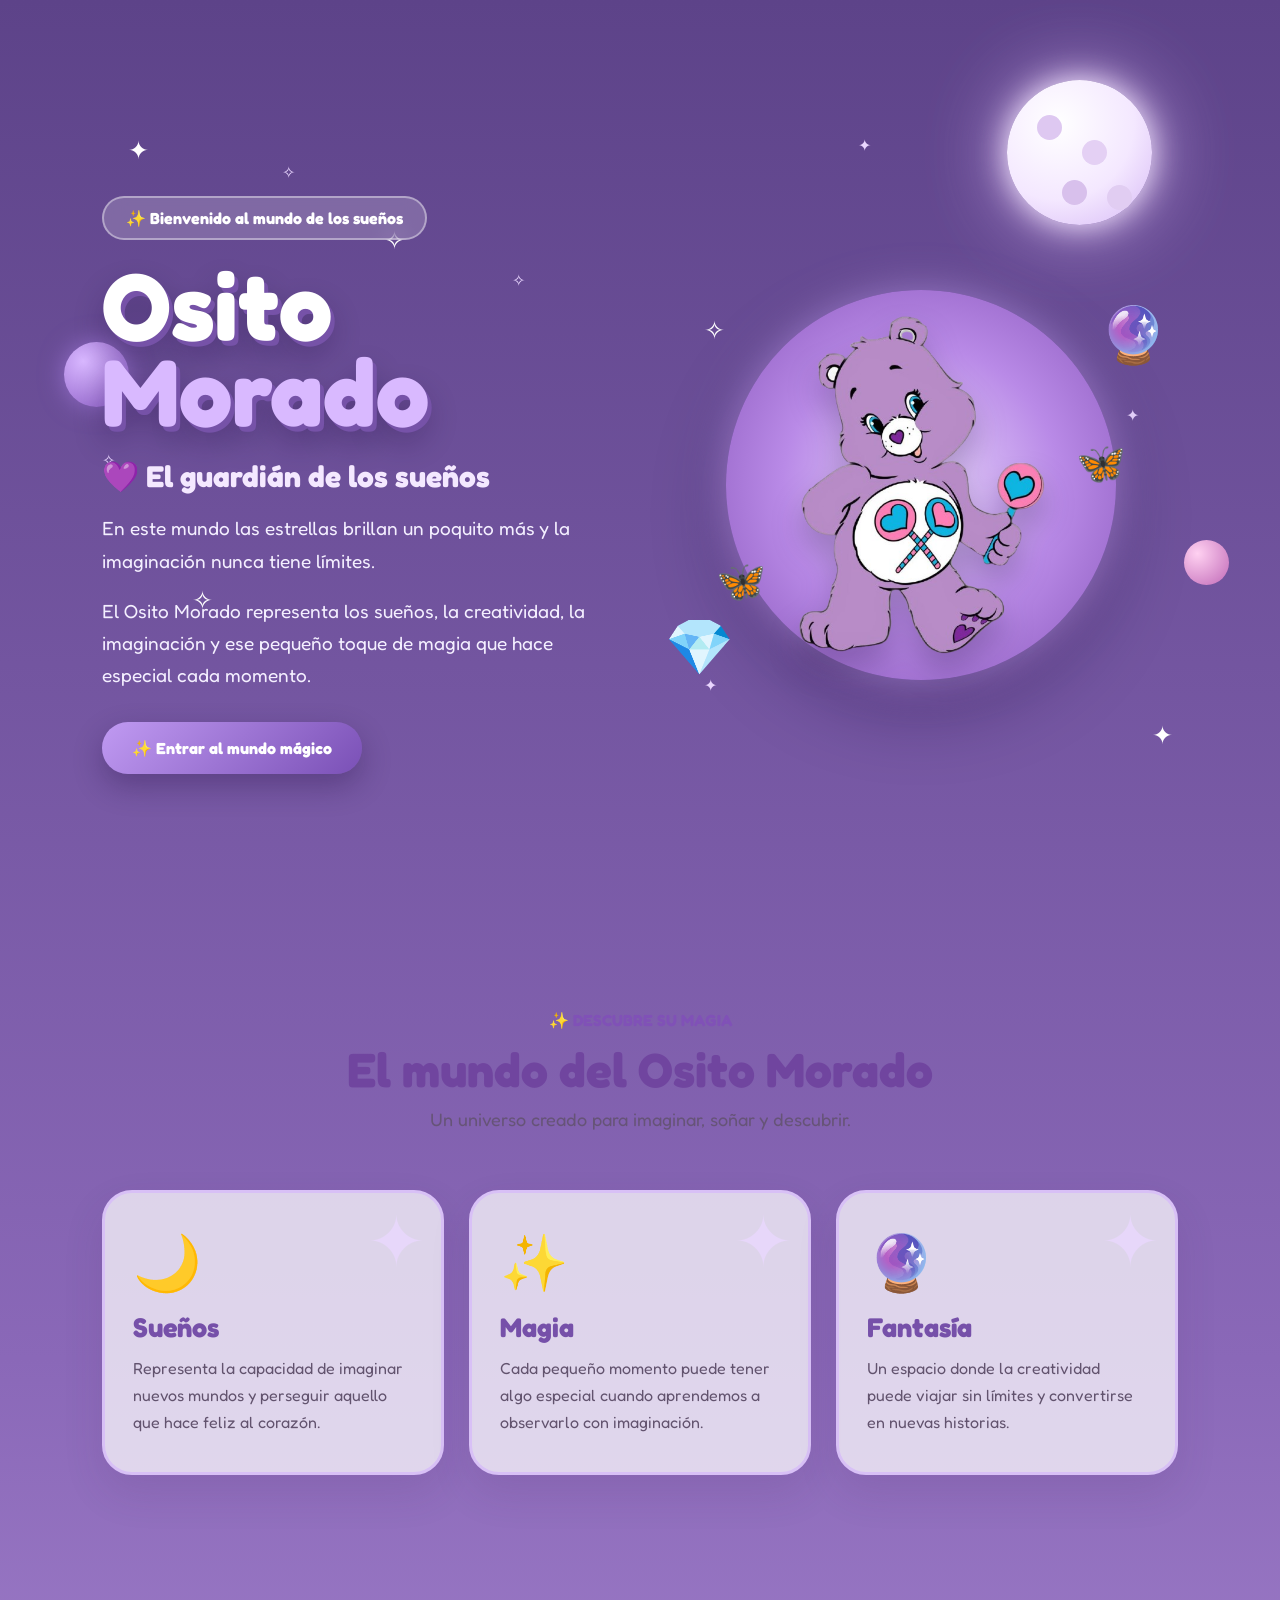
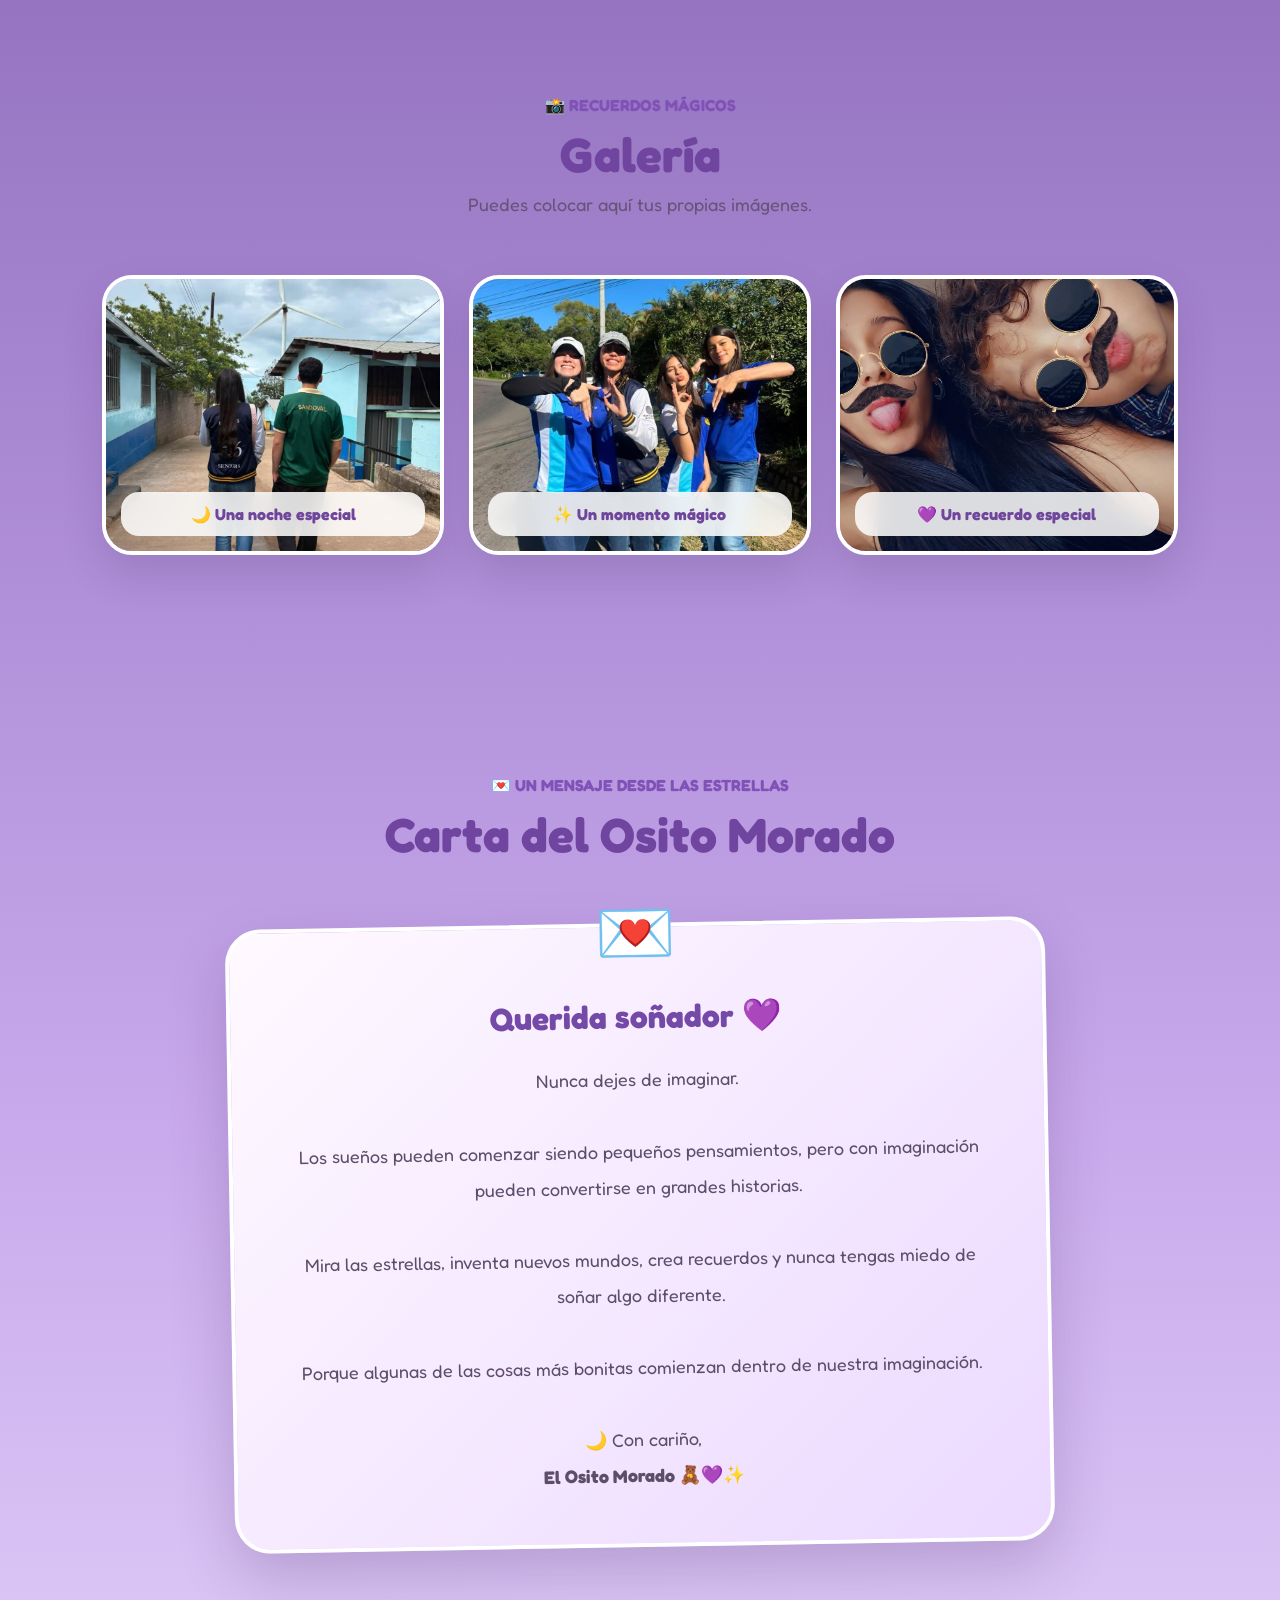
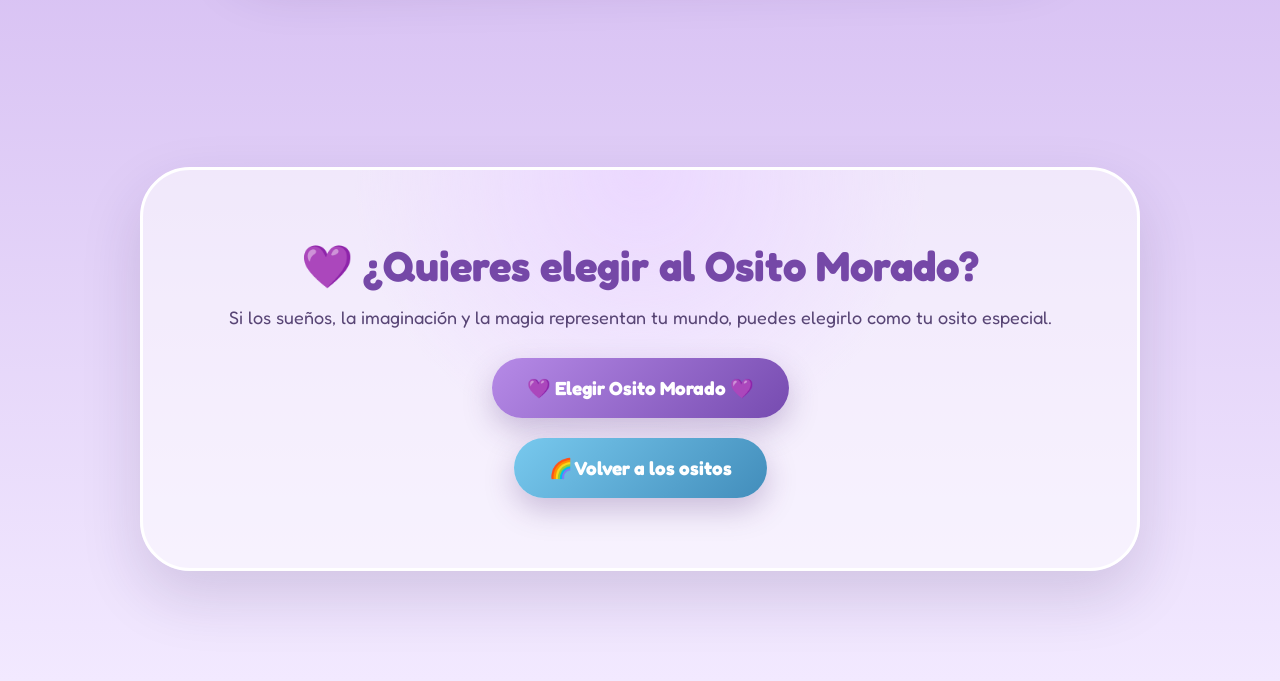
<file: morado.html>
<!DOCTYPE html>
<html lang="es">
<head>

<meta charset="UTF-8">
<meta name="viewport" content="width=device-width, initial-scale=1.0">

<title>💜 Mundo Morado | Osito Cariñosito</title>

<style>

@import url('https://fonts.googleapis.com/css2?family=Fredoka:wght@400;500;600;700&display=swap');

*{
    margin:0;
    padding:0;
    box-sizing:border-box;
    scroll-behavior:smooth;
}

:root{
    --morado:#9B70D6;
    --morado2:#7650B5;
    --lila:#C7A9F4;
    --claro:#EBDDFF;
    --noche:#302052;
    --texto:#584575;
    --blanco:#FFFFFF;
}

body{
    font-family:'Fredoka',sans-serif;

    color:var(--texto);

    overflow-x:hidden;

    background:
        linear-gradient(
            180deg,
            #5D4389 0%,
            #8A68B8 35%,
            #C8A9EC 70%,
            #F2E9FF 100%
        );
}


/* =====================================================
   FONDO
===================================================== */

.background{
    position:fixed;

    inset:0;

    overflow:hidden;

    z-index:-20;

    pointer-events:none;
}


/* =====================================================
   LUNA
===================================================== */

.moon{
    position:absolute;

    width:145px;
    height:145px;

    top:80px;
    right:10%;

    border-radius:50%;

    background:
        radial-gradient(
            circle at 35% 30%,
            #FFFFFF,
            #F4E8FF 55%,
            #D5B7F5
        );

    box-shadow:
        0 0 30px #F6E9FF,
        0 0 80px rgba(228,194,255,.8);

    animation:
        moonFloat 5s ease-in-out infinite;
}

@keyframes moonFloat{

    0%,100%{
        transform:translateY(0);
    }

    50%{
        transform:translateY(-15px);
    }

}


/* CRATERES */

.moon::before{

    content:"";

    position:absolute;

    width:25px;
    height:25px;

    border-radius:50%;

    background:#DEC8F1;

    top:35px;
    left:30px;

    box-shadow:
        45px 25px 0 #E4D0F4,
        25px 65px 0 #D8C0EC,
        70px 70px 0 #E1CDF2;
}


/* =====================================================
   ESTRELLAS
===================================================== */

.star{

    position:absolute;

    color:#FFF;

    font-size:25px;

    animation:
        starAnimation 4s ease-in-out infinite;
}

.star1{
    top:15%;
    left:10%;
}

.star2{
    top:25%;
    left:30%;

    animation-delay:.7s;
}

.star3{
    top:45%;
    left:80%;

    animation-delay:1.2s;
}

.star4{
    top:65%;
    left:15%;

    animation-delay:1.8s;
}

.star5{
    top:70%;
    left:70%;

    animation-delay:.4s;
}

.star6{
    top:35%;
    left:55%;

    animation-delay:2s;
}

.star7{
    top:80%;
    left:90%;

    animation-delay:1s;
}

@keyframes starAnimation{

    0%,100%{
        transform:
            scale(.6)
            rotate(0deg);

        opacity:.25;
    }

    50%{
        transform:
            scale(1.4)
            rotate(180deg);

        opacity:1;
    }

}


/* =====================================================
   ESTRELLAS PEQUEÑAS
===================================================== */

.twinkle{

    position:absolute;

    color:#EAD7FF;

    font-size:16px;

    animation:
        twinkle 2s ease-in-out infinite alternate;
}

.t1{left:22%;top:18%;}
.t2{left:67%;top:15%;}
.t3{left:40%;top:30%;}
.t4{left:88%;top:45%;}
.t5{left:8%;top:50%;}
.t6{left:55%;top:75%;}

@keyframes twinkle{

    from{
        opacity:.2;
        transform:scale(.5);
    }

    to{
        opacity:1;
        transform:scale(1.2);
    }

}


/* =====================================================
   PLANETAS
===================================================== */

.planet{

    position:absolute;

    border-radius:50%;

    animation:
        planetFloat 7s ease-in-out infinite;
}

.planet1{

    width:65px;
    height:65px;

    left:5%;
    top:38%;

    background:
        radial-gradient(
            circle at 30% 30%,
            #D8B7FF,
            #8B5BC6
        );

    box-shadow:
        0 0 25px rgba(192,145,255,.5);
}

.planet2{

    width:45px;
    height:45px;

    right:4%;
    top:60%;

    background:
        radial-gradient(
            circle at 30% 30%,
            #FFD1F1,
            #C16AB8
        );

    animation-delay:1s;
}

@keyframes planetFloat{

    0%,100%{
        transform:translateY(0) rotate(0deg);
    }

    50%{
        transform:
            translateY(-25px)
            rotate(20deg);
    }

}


/* =====================================================
   NAVBAR
===================================================== */

.navbar{

    position:fixed;

    top:15px;
    left:50%;

    transform:translateX(-50%);

    width:92%;
    max-width:1200px;

    height:70px;

    padding:0 30px;

    display:flex;

    align-items:center;

    justify-content:space-between;

    background:
        rgba(255,255,255,.75);

    backdrop-filter:
        blur(18px);

    border:
        2px solid
        rgba(255,255,255,.8);

    border-radius:40px;

    box-shadow:
        0 15px 40px
        rgba(40,20,80,.25);

    z-index:1000;
}

.logo{

    font-size:22px;

    font-weight:700;

    color:#694A94;
}

.logo span{
    color:#8E64C5;
}

.nav-links{

    list-style:none;

    display:flex;

    gap:28px;
}

.nav-links a{

    text-decoration:none;

    color:#60497A;

    font-weight:600;

    transition:.3s;
}

.nav-links a:hover{

    color:#8753C4;

    transform:
        translateY(-3px);
}


/* =====================================================
   HERO
===================================================== */

.hero{

    min-height:100vh;

    padding:
        150px
        8%
        80px;

    display:grid;

    grid-template-columns:
        1fr
        1fr;

    align-items:center;

    gap:50px;

    position:relative;
}


/* TEXTO */

.hero-content{

    animation:
        heroIn 1s ease;
}

.badge{

    display:inline-block;

    padding:
        10px
        22px;

    border-radius:30px;

    background:
        rgba(255,255,255,.18);

    border:
        2px solid
        rgba(255,255,255,.4);

    color:white;

    font-weight:bold;

    backdrop-filter:
        blur(10px);
}

.hero h1{

    margin-top:22px;

    font-size:
        clamp(
            55px,
            8vw,
            95px
        );

    line-height:.9;

    color:white;

    text-shadow:

        4px 5px 0 #7652A8,

        0 15px 30px
        rgba(30,10,60,.3);
}

.hero h1 span{

    color:#D9B9FF;
}

.hero h2{

    margin-top:25px;

    font-size:30px;

    color:#F4E8FF;
}

.hero p{

    margin-top:18px;

    max-width:600px;

    font-size:19px;

    line-height:1.7;

    color:#F4EFFF;
}

@keyframes heroIn{

    from{

        opacity:0;

        transform:
            translateY(50px);

    }

    to{

        opacity:1;

        transform:
            translateY(0);

    }

}


/* BOTON */

.main-btn{

    display:inline-block;

    margin-top:30px;

    padding:
        16px
        30px;

    border-radius:40px;

    background:
        linear-gradient(
            135deg,
            #C09AF2,
            #7A50B6
        );

    color:white;

    text-decoration:none;

    font-weight:bold;

    box-shadow:
        0 12px 30px
        rgba(30,10,60,.3);

    transition:.3s;
}

.main-btn:hover{

    transform:
        translateY(-5px)
        scale(1.05);

}


/* =====================================================
   PERSONAJE
===================================================== */

.character-area{

    min-height:470px;

    display:flex;

    justify-content:center;

    align-items:center;

    position:relative;
}

.character-bg{

    width:390px;
    height:390px;

    border-radius:50%;

    display:flex;

    align-items:center;

    justify-content:center;

    background:
        radial-gradient(
            circle,
            #EAD8FF,
            #B98AE7,
            #8755B9
        );

    box-shadow:

        0 0 40px
        rgba(213,176,255,.5),

        0 30px 70px
        rgba(30,10,60,.35);

    animation:
        characterFloat 4s ease-in-out infinite;
}

.character-bg img{

    width:88%;
    height:88%;

    object-fit:contain;

    filter:
        drop-shadow(
            0 18px 15px
            rgba(30,10,60,.25)
        );

    transition:.4s;
}

.character-bg:hover img{

    transform:
        scale(1.08)
        rotate(3deg);
}

@keyframes characterFloat{

    0%,100%{
        transform:
            translateY(0)
            rotate(-2deg);
    }

    50%{
        transform:
            translateY(-20px)
            rotate(2deg);
    }

}


/* =====================================================
   CRISTALES
===================================================== */

.crystal{

    position:absolute;

    font-size:55px;

    animation:
        crystalFloat 4s ease-in-out infinite;
}

.crystal1{

    left:0;
    bottom:40px;
}

.crystal2{

    right:10px;
    top:50px;

    animation-delay:1s;
}

@keyframes crystalFloat{

    0%,100%{
        transform:
            translateY(0)
            rotate(-5deg);
    }

    50%{
        transform:
            translateY(-20px)
            rotate(7deg);
    }

}


/* =====================================================
   MARIPOSAS
===================================================== */

.butterfly{

    position:absolute;

    font-size:40px;

    animation:
        butterflyMove 8s ease-in-out infinite;
}

.butterfly1{

    left:10%;
    top:65%;
}

.butterfly2{

    right:10%;
    top:40%;

    animation-delay:2s;
}

@keyframes butterflyMove{

    0%,100%{

        transform:
            translate(0,0)
            rotate(-5deg);

    }

    25%{

        transform:
            translate(30px,-30px)
            rotate(8deg);

    }

    50%{

        transform:
            translate(0,-60px)
            rotate(-5deg);

    }

    75%{

        transform:
            translate(-30px,-30px)
            rotate(8deg);

    }

}


/* =====================================================
   SECCIONES
===================================================== */

.section{

    padding:
        110px 8%;

    position:relative;
}

.section-title{

    text-align:center;

    margin-bottom:60px;
}

.section-title span{

    color:#8051B7;

    font-weight:bold;
}

.section-title h2{

    font-size:48px;

    color:#70459F;

    margin:
        10px 0;
}

.section-title p{

    font-size:18px;

    color:#665477;
}


/* =====================================================
   INFORMACION
===================================================== */

.info-grid{

    max-width:1150px;

    margin:auto;

    display:grid;

    grid-template-columns:
        repeat(3,1fr);

    gap:25px;
}

.info-card{

    padding:35px 28px;

    background:
        rgba(255,255,255,.72);

    border:
        3px solid
        #D8C0F6;

    border-radius:30px;

    box-shadow:
        0 18px 40px
        rgba(70,40,100,.12);

    transition:.4s;

    overflow:hidden;

    position:relative;
}

.info-card:hover{

    transform:
        translateY(-15px)
        rotate(-1deg);

    box-shadow:
        0 30px 55px
        rgba(70,40,100,.2);
}

.info-card::before{

    content:"✦";

    position:absolute;

    right:15px;
    top:5px;

    font-size:70px;

    color:#E7D7FA;

}

.icon{

    font-size:55px;

    margin-bottom:15px;

    position:relative;

    animation:
        iconFloat 3s ease-in-out infinite;
}

@keyframes iconFloat{

    0%,100%{
        transform:translateY(0);
    }

    50%{
        transform:translateY(-8px);
    }

}

.info-card h3{

    color:#7650A9;

    font-size:27px;

    margin-bottom:12px;
}

.info-card p{

    line-height:1.7;

    color:#62536E;
}


/* =====================================================
   GALERIA
===================================================== */

.gallery{

    max-width:1150px;

    margin:auto;

    display:grid;

    grid-template-columns:
        repeat(3,1fr);

    gap:25px;
}

.photo{

    height:280px;

    border-radius:30px;

    overflow:hidden;

    position:relative;

    background:
        linear-gradient(
            135deg,
            #C7A8EF,
            #8E63C5
        );

    border:
        4px solid white;

    box-shadow:
        0 20px 40px
        rgba(50,25,80,.15);

    transition:.4s;

    cursor:pointer;
}

.photo:hover{

    transform:
        translateY(-12px)
        scale(1.02);

    box-shadow:
        0 30px 55px
        rgba(50,25,80,.25);
}

.photo img{

    width:100%;
    height:100%;

    object-fit:cover;

    transition:.5s;
}

.photo:hover img{

    transform:
        scale(1.1);
}

.photo-label{

    position:absolute;

    left:15px;
    right:15px;
    bottom:15px;

    padding:12px;

    border-radius:18px;

    background:
        rgba(255,255,255,.85);

    backdrop-filter:
        blur(10px);

    text-align:center;

    color:#70469C;

    font-weight:bold;
}


/* =====================================================
   CARTA
===================================================== */

.letter-area{

    display:flex;

    justify-content:center;
}

.letter{

    max-width:820px;

    padding:50px;

    background:
        linear-gradient(
            135deg,
            #FFF9FF,
            #EBD9FF
        );

    border:
        4px solid white;

    border-radius:35px;

    box-shadow:
        0 25px 60px
        rgba(50,20,80,.2);

    position:relative;

    transform:
        rotate(-1deg);

    transition:.4s;
}

.letter:hover{

    transform:
        rotate(0deg)
        scale(1.02);
}

.letter::before{

    content:"💌";

    position:absolute;

    top:-35px;
    left:50%;

    transform:
        translateX(-50%);

    font-size:65px;
}

.letter h3{

    margin-top:20px;

    text-align:center;

    font-size:32px;

    color:#7549A7;

    margin-bottom:25px;
}

.letter p{

    text-align:center;

    font-size:18px;

    line-height:2;

    color:#5D4D69;
}


/* =====================================================
   ELEGIR
===================================================== */

.choose{

    max-width:1000px;

    margin:auto;

    padding:70px 30px;

    text-align:center;

    border-radius:50px;

    background:
        radial-gradient(
            circle at 50% 0%,
            #EBD8FF,
            transparent 45%
        ),
        rgba(255,255,255,.55);

    border:
        3px solid white;

    box-shadow:
        0 25px 60px
        rgba(50,20,80,.15);
}

.choose h2{

    font-size:42px;

    color:#7548A7;

    margin-bottom:15px;
}

.choose p{

    font-size:18px;

    margin-bottom:30px;
}

.choose-btn{

    border:none;

    padding:
        18px 35px;

    border-radius:50px;

    background:
        linear-gradient(
            135deg,
            #B68AE7,
            #764BB0
        );

    color:white;

    font-family:inherit;

    font-size:19px;

    font-weight:bold;

    cursor:pointer;

    box-shadow:
        0 12px 30px
        rgba(70,35,110,.25);

    transition:.3s;
}

.choose-btn:hover{

    transform:
        translateY(-5px)
        scale(1.06);
}




/* =====================================================
   RESPONSIVE
===================================================== */

@media(max-width:900px){

    .hero{

        grid-template-columns:1fr;

        text-align:center;
    }

    .hero p{

        margin-left:auto;
        margin-right:auto;
    }

    .info-grid{

        grid-template-columns:
            repeat(2,1fr);
    }

    .gallery{

        grid-template-columns:
            repeat(2,1fr);
    }

}

@media(max-width:600px){

    .navbar{

        width:95%;

        height:62px;

        padding:
            0 18px;
    }

    .nav-links{

        display:none;
    }

    .logo{

        font-size:18px;
    }

    .hero{

        padding:
            130px 20px 60px;
    }

    .hero h1{

        font-size:58px;
    }

    .character-bg{

        width:300px;
        height:300px;
    }

    .info-grid,
    .gallery{

        grid-template-columns:1fr;
    }

    .moon{

        width:90px;
        height:90px;
    }

}

</style>
</head>


<body>


<!-- =====================================================
     FONDO
===================================================== -->

<div class="background">

    <div class="moon"></div>

    <div class="star star1">✦</div>
    <div class="star star2">✧</div>
    <div class="star star3">✦</div>
    <div class="star star4">✧</div>
    <div class="star star5">✦</div>
    <div class="star star6">✧</div>
    <div class="star star7">✦</div>

    <div class="twinkle t1">✧</div>
    <div class="twinkle t2">✦</div>
    <div class="twinkle t3">✧</div>
    <div class="twinkle t4">✦</div>
    <div class="twinkle t5">✧</div>
    <div class="twinkle t6">✦</div>

    <div class="planet planet1"></div>
    <div class="planet planet2"></div>

</div>





<!-- =====================================================
     HERO
===================================================== -->

<section class="hero" id="inicio">


    <div class="hero-content">

        <span class="badge">
            ✨ Bienvenido al mundo de los sueños
        </span>


        <h1>

            Osito
            <span>
                Morado
            </span>

        </h1>


        <h2>
            💜 El guardián de los sueños
        </h2>


        <p>

            En este mundo las estrellas brillan
            un poquito más y la imaginación
            nunca tiene límites.

        </p>


        <p>

            El Osito Morado representa los sueños,
            la creatividad, la imaginación y
            ese pequeño toque de magia que
            hace especial cada momento.

        </p>


        <a
            href="#informacion"
            class="main-btn"
        >

            ✨ Entrar al mundo mágico

        </a>

    </div>


    <!-- =================================================
         PERSONAJE
    ================================================== -->

    <div class="character-area">


        <div class="character-bg">

            <!-- ==========================================
                 COLOCA TU IMAGEN AQUÍ
            =========================================== -->

            <img
                src="morado.png"
                alt="Osito Morado"
            >

        </div>


        <div class="crystal crystal1">
            💎
        </div>

        <div class="crystal crystal2">
            🔮
        </div>


        <div class="butterfly butterfly1">
            🦋
        </div>

        <div class="butterfly butterfly2">
            🦋
        </div>

    </div>

</section>


<!-- =====================================================
     INFORMACION
===================================================== -->

<section
    class="section"
    id="informacion"
>

    <div class="section-title">

        <span>
            ✨ DESCUBRE SU MAGIA
        </span>

        <h2>
            El mundo del Osito Morado
        </h2>

        <p>
            Un universo creado para imaginar,
            soñar y descubrir.
        </p>

    </div>


    <div class="info-grid">


        <div class="info-card">

            <div class="icon">
                🌙
            </div>

            <h3>
                Sueños
            </h3>

            <p>

                Representa la capacidad de imaginar
                nuevos mundos y perseguir aquello
                que hace feliz al corazón.

            </p>

        </div>


        <div class="info-card">

            <div class="icon">
                ✨
            </div>

            <h3>
                Magia
            </h3>

            <p>

                Cada pequeño momento puede tener
                algo especial cuando aprendemos
                a observarlo con imaginación.

            </p>

        </div>


        <div class="info-card">

            <div class="icon">
                🔮
            </div>

            <h3>
                Fantasía
            </h3>

            <p>

                Un espacio donde la creatividad
                puede viajar sin límites y
                convertirse en nuevas historias.

            </p>

        </div>


    </div>

</section>


<!-- =====================================================
     GALERIA
===================================================== -->

<section
    class="section"
    id="galeria"
>

    <div class="section-title">

        <span>
            📸 RECUERDOS MÁGICOS
        </span>

        <h2>
            Galería
        </h2>

        <p>
            Puedes colocar aquí tus propias imágenes.
        </p>

    </div>


    <div class="gallery">


        <!-- IMAGEN 1 -->

        <div class="photo">

            <img
               src="imagen4.jpeg"
                alt="Recuerdo morado 1"
            >

            <div class="photo-label">

                🌙 Una noche especial

            </div>

        </div>


        <!-- IMAGEN 2 -->

        <div class="photo">

            <img
              src="imagen5.jpeg"
                alt="Recuerdo morado 2"
            >

            <div class="photo-label">

                ✨ Un momento mágico

            </div>

        </div>


        <!-- IMAGEN 3 -->

        <div class="photo">

            <img
                  src="imagen6.jpeg"
                alt="Recuerdo morado 3"
            >

            <div class="photo-label">

                💜 Un recuerdo especial

            </div>

        </div>


    </div>

</section>


<!-- =====================================================
     CARTA
===================================================== -->

<section
    class="section"
    id="carta"
>

    <div class="section-title">

        <span>
            💌 UN MENSAJE DESDE LAS ESTRELLAS
        </span>

        <h2>
            Carta del Osito Morado
        </h2>

    </div>


    <div class="letter-area">

        <div class="letter">

            <h3>
                Querida soñador 💜
            </h3>


            <p>

                Nunca dejes de imaginar.

                <br><br>

                Los sueños pueden comenzar
                siendo pequeños pensamientos,
                pero con imaginación pueden
                convertirse en grandes historias.

                <br><br>

                Mira las estrellas, inventa
                nuevos mundos, crea recuerdos
                y nunca tengas miedo de soñar
                algo diferente.

                <br><br>

                Porque algunas de las cosas
                más bonitas comienzan dentro
                de nuestra imaginación.

                <br><br>

                🌙 Con cariño,

                <br>

                <strong>
                    El Osito Morado 🧸💜✨
                </strong>

            </p>

        </div>

    </div>

</section>


<!-- =====================================================
     ELEGIR
===================================================== -->

<section
    class="section"
    id="elegir"
>

    <div class="choose">

        <h2>
            💜 ¿Quieres elegir al Osito Morado?
        </h2>


        <p>

            Si los sueños, la imaginación
            y la magia representan tu mundo,
            puedes elegirlo como tu osito especial.

        </p>


        <button
            class="choose-btn"
            onclick="elegirMorado()"
        >

            💜 Elegir Osito Morado 💜

        </button>


        <br><br>


        <button
            class="choose-btn"
            onclick="volverMenu()"
            style="
                background:
                linear-gradient(
                    135deg,
                    #78C9EE,
                    #428DBB
                );
            "
        >

            🌈 Volver a los ositos

        </button>

    </div>

</section>





<!-- =====================================================
     JAVASCRIPT
===================================================== -->

<script>


/* ================================================
   ELEGIR MORADO
================================================ */

function elegirMorado(){

    const respuesta = confirm(

        "💜✨ ¿Quieres elegir al Osito Morado?\n\n" +

        "Será tu osito especial 🧸🌙"

    );


    if(respuesta){

        localStorage.setItem(
            "ositoElegido",
            "morado"
        );


        alert(

            "🧸💜 ¡Perfecto!\n\n" +

            "Has elegido al Osito Morado ✨\n\n" +

            "Ahora formas parte de su mundo mágico. 🌙"

        );


        mostrarEleccion();

    }

}


/* ================================================
   MOSTRAR ELECCION
================================================ */

function mostrarEleccion(){

    const boton =
        document.querySelector(
            ".choose-btn"
        );


    boton.innerHTML =
        "🧸 Osito Morado elegido 💜";


    boton.style.background =
        "linear-gradient(135deg,#67C59A,#42A878)";


    boton.disabled = true;

}


/* ================================================
   VOLVER AL MENU
================================================ */

function volverMenu(){

    window.location.href =
        "index.html";

}


/* ================================================
   EFECTO 3D DEL PERSONAJE
================================================ */

document.addEventListener(
    "mousemove",
    function(e){

        const character =
            document.querySelector(
                ".character-bg"
            );


        if(!character) return;


        const x =
            (window.innerWidth / 2 -
            e.clientX) / 80;


        const y =
            (window.innerHeight / 2 -
            e.clientY) / 80;


        character.style.transform =
            `translate(${x}px,${y}px)`;

    }
);


/* ================================================
   COMPROBAR ELECCION
================================================ */

window.addEventListener(
    "load",
    function(){

        const elegido =
            localStorage.getItem(
                "ositoElegido"
            );


        if(elegido === "morado"){

            mostrarEleccion();

        }

    }
);

</script>


</body>
</html>
</file>
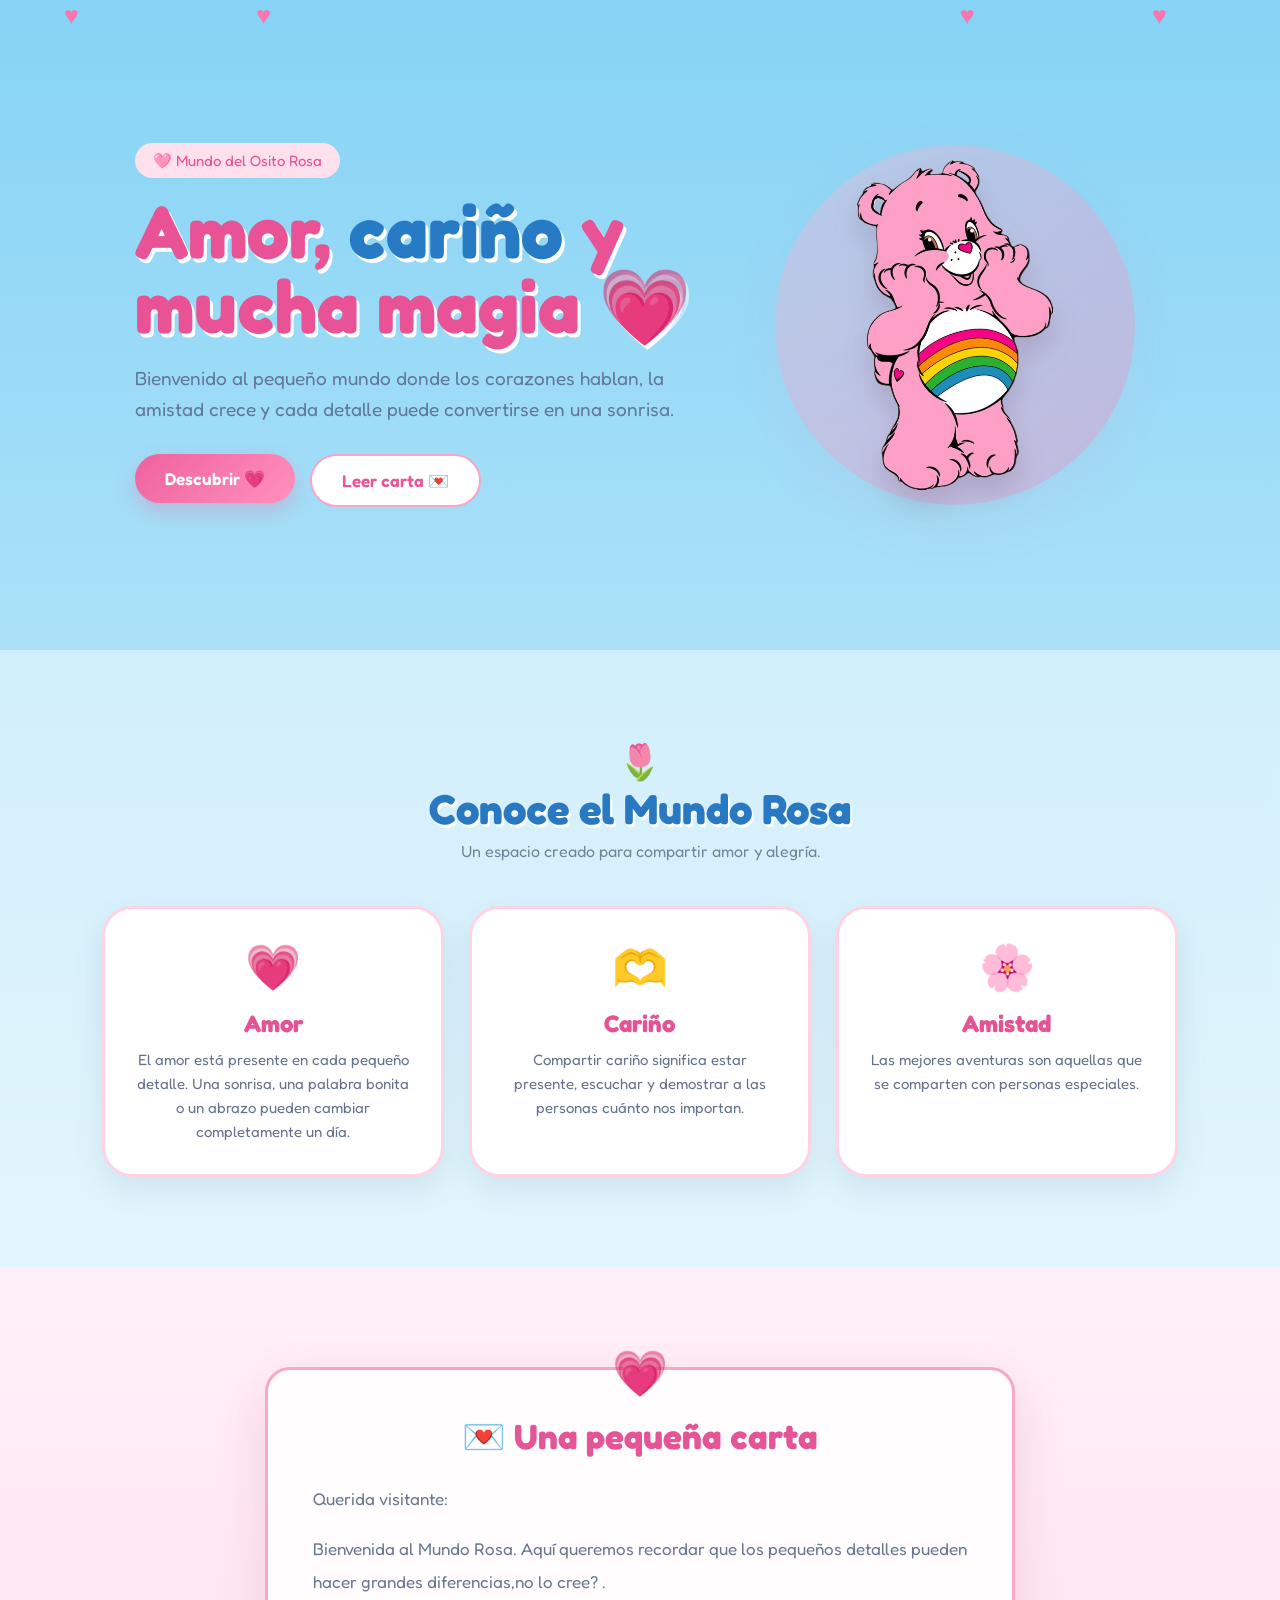
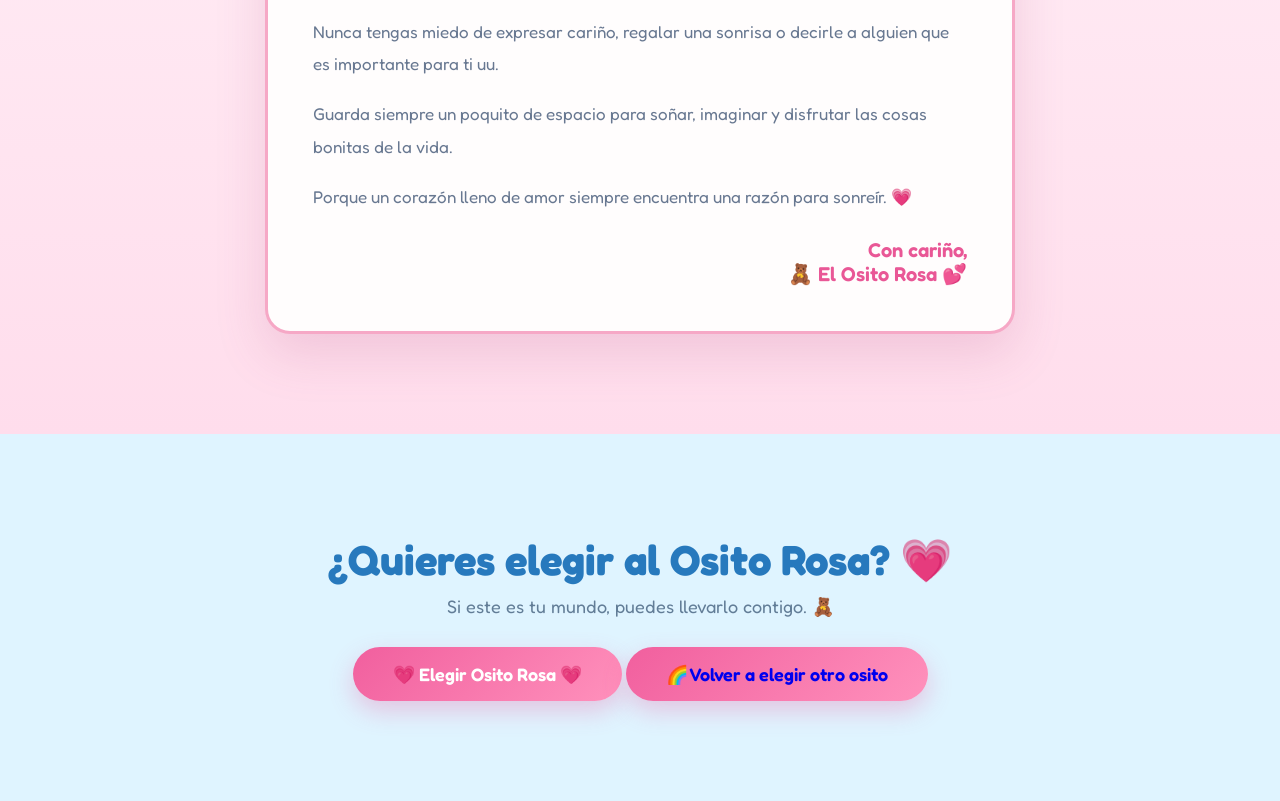
<file: rosa.html>
<!DOCTYPE html>
<html lang="es">

<head>

<meta charset="UTF-8">

<meta name="viewport"
content="width=device-width, initial-scale=1.0">

<title>💗 Mundo Rosa | Ositos Cariñositos</title>

<link rel="preconnect"
href="https://fonts.googleapis.com">

<link rel="preconnect"
href="https://fonts.gstatic.com"
crossorigin>

<link href="https://fonts.googleapis.com/css2?family=Fredoka:wght@400;500;600;700&display=swap"
rel="stylesheet">


<style>
a {
    text-decoration: none;
}
/* =====================================
   GENERAL
===================================== */

*{
    margin:0;
    padding:0;
    box-sizing:border-box;
}

html{
    scroll-behavior:smooth;
}

body{

    font-family:"Fredoka",sans-serif;

    background:
    linear-gradient(
        180deg,
        #86d3f5,
        #c9edfb,
        #fff0f7
    );

    color:#65728e;

    overflow-x:hidden;
}


/* =====================================
   FONDO
===================================== */

.background{

    position:fixed;

    inset:0;

    overflow:hidden;

    pointer-events:none;

    z-index:0;
}


.cloud{

    position:absolute;

    width:220px;

    height:70px;

    background:white;

    border-radius:50px;

    opacity:.7;

    animation:
    moverNube 25s linear infinite;
}


.cloud::before,
.cloud::after{

    content:"";

    position:absolute;

    background:white;

    border-radius:50%;
}


.cloud::before{

    width:100px;
    height:100px;

    left:35px;
    top:-45px;
}


.cloud::after{

    width:80px;
    height:80px;

    right:30px;
    top:-35px;
}


.cloud1{
    top:120px;
    left:-250px;
}


.cloud2{

    top:450px;
    left:-300px;

    animation-delay:10s;
}


@keyframes moverNube{

    from{
        transform:translateX(-300px);
    }

    to{
        transform:translateX(140vw);
    }

}


/* =====================================
   CORAZONES
===================================== */

.corazon{

    position:fixed;

    color:#f875ad;

    font-size:25px;

    z-index:30;

    pointer-events:none;

    animation:
    flotar 7s linear infinite;
}


@keyframes flotar{

    0%{

        transform:
        translateY(110vh)
        rotate(0);

        opacity:0;
    }

    15%{
        opacity:1;
    }

    100%{

        transform:
        translateY(-15vh)
        rotate(360deg);

        opacity:0;
    }

}


/* =====================================
   NAVBAR
===================================== */

.navbar{

    position:relative;

    z-index:20;

    width:100%;

    padding:18px 7%;

    display:flex;

    align-items:center;

    justify-content:space-between;

    background:
    rgba(255,255,255,.82);

    backdrop-filter:blur(12px);

    border-bottom:
    2px solid rgba(255,255,255,.8);

    box-shadow:
    0 5px 20px rgba(80,130,170,.12);
}


.logo{

    color:#e95796;

    font-size:27px;

    font-weight:700;
}


.logo span{
    color:#2679c5;
}


.nav-links{

    display:flex;

    gap:30px;

    list-style:none;
}


.nav-links a{

    text-decoration:none;

    color:#53789a;

    font-size:16px;

    transition:.3s;
}


.nav-links a:hover{

    color:#ec5d9e;

}


/* =====================================
   HERO
===================================== */

.hero{

    position:relative;

    z-index:5;

    min-height:650px;

    display:flex;

    align-items:center;

    justify-content:center;

    gap:70px;

    padding:70px 8%;

}


.hero-text{

    max-width:560px;

    animation:
    aparecer 1s ease;
}


@keyframes aparecer{

    from{

        opacity:0;

        transform:
        translateY(30px);
    }

    to{

        opacity:1;

        transform:
        translateY(0);
    }

}


.etiqueta{

    display:inline-block;

    padding:8px 18px;

    border-radius:30px;

    background:#ffe0ed;

    color:#e94e91;

    font-size:15px;

    margin-bottom:15px;
}


.hero h1{

    font-size:
    clamp(45px,6vw,75px);

    line-height:1;

    color:#e95396;

    text-shadow:
    3px 4px 0 white;
}


.hero h1 span{

    color:#277bc4;
}


.hero p{

    margin-top:20px;

    font-size:19px;

    line-height:1.6;

    color:#617996;
}


.hero-buttons{

    margin-top:30px;

    display:flex;

    gap:15px;

    flex-wrap:wrap;
}


.btn{

    padding:14px 30px;

    border:none;

    border-radius:35px;

    font-family:"Fredoka";

    font-size:17px;

    font-weight:600;

    cursor:pointer;

    transition:.3s;
}


.btn-pink{

    background:
    linear-gradient(
        135deg,
        #ef619d,
        #ff91be
    );

    color:white;

    box-shadow:
    0 8px 20px rgba(239,97,157,.3);
}


.btn-pink:hover{

    transform:
    translateY(-4px)
    scale(1.03);
}


.btn-white{

    background:white;

    color:#e65797;

    border:
    2px solid #f5a6c6;
}


/* =====================================
   IMAGEN DEL OSITO
===================================== */

.hero-image{

    position:relative;

    width:380px;

    height:380px;

    display:flex;

    align-items:center;

    justify-content:center;

    animation:
    ositoFlotando 4s ease-in-out infinite;
}


@keyframes ositoFlotando{

    0%,100%{
        transform:translateY(0);
    }

    50%{
        transform:translateY(-18px);
    }
}


.hero-image::before{

    content:"";

    position:absolute;

    width:360px;
    height:360px;

    border-radius:50%;

    background:
    linear-gradient(
        145deg,
        #ffb8d5,
        #f875ad
    );

    opacity:.35;

    box-shadow:
    0 20px 60px rgba(230,85,145,.2);
}


.hero-image img{

    position:relative;

    z-index:2;

    width:330px;

    height:330px;

    object-fit:contain;

    filter:
    drop-shadow(
        0 15px 12px rgba(100,70,100,.2)
    );
}


/* =====================================
   SECCIÓN INFORMACIÓN
===================================== */

.informacion{

    position:relative;

    z-index:5;

    padding:90px 8%;

    background:
    rgba(255,255,255,.45);
}


.titulo{

    text-align:center;

    margin-bottom:45px;
}


.titulo span{

    font-size:35px;
}


.titulo h2{

    font-size:42px;

    color:#2879c2;

    text-shadow:
    2px 3px white;
}


.titulo p{

    color:#71859c;

    margin-top:7px;
}


.info-grid{

    max-width:1100px;

    margin:auto;

    display:grid;

    grid-template-columns:
    repeat(3,1fr);

    gap:25px;
}


.info-card{

    padding:30px;

    text-align:center;

    border-radius:30px;

    background:white;

    border:
    3px solid #ffd2e4;

    box-shadow:
    0 12px 30px rgba(60,100,140,.12);

    transition:.3s;
}


.info-card:hover{

    transform:
    translateY(-10px);
}


.info-icon{

    font-size:45px;

    margin-bottom:15px;
}


.info-card h3{

    color:#e45494;

    font-size:24px;

    margin-bottom:10px;
}


.info-card p{

    line-height:1.6;

    font-size:15px;
}


/* =====================================
   CARTA
===================================== */

.carta-section{

    position:relative;

    z-index:5;

    padding:100px 20px;

    background:
    linear-gradient(
        180deg,
        #fff0f7,
        #ffddec
    );
}


.carta{

    max-width:750px;

    margin:auto;

    padding:45px;

    background:
    #fffdfd;

    border-radius:25px;

    border:
    3px solid #f6a8c6;

    box-shadow:
    0 20px 50px rgba(180,80,130,.18);

    position:relative;
}


.carta::before{

    content:"💗";

    position:absolute;

    top:-25px;

    left:50%;

    transform:
    translateX(-50%);

    font-size:45px;
}


.carta h2{

    text-align:center;

    color:#e55496;

    font-size:35px;

    margin-bottom:25px;
}


.carta p{

    color:#687891;

    font-size:17px;

    line-height:1.9;

    margin-bottom:18px;
}


.firma{

    text-align:right;

    color:#e95796;

    font-size:20px;

    font-weight:600;

    margin-top:25px;
}


/* =====================================
   ELEGIR
===================================== */

.elegir{

    position:relative;

    z-index:5;

    padding:100px 20px;

    text-align:center;

    background:#dff4ff;
}


.elegir h2{

    color:#2779bd;

    font-size:42px;

    margin-bottom:10px;
}


.elegir p{

    color:#627d97;

    font-size:18px;

    margin-bottom:30px;
}


.elegir button{

    border:none;

    padding:16px 40px;

    border-radius:35px;

    background:
    linear-gradient(
        135deg,
        #f15f9e,
        #ff91bc
    );

    color:white;

    font-family:"Fredoka";

    font-size:18px;

    font-weight:600;

    cursor:pointer;

    box-shadow:
    0 10px 25px rgba(240,90,155,.3);

    transition:.3s;
}


.elegir button:hover{

    transform:
    translateY(-5px)
    scale(1.04);
}




/* =====================================
   RESPONSIVE
===================================== */

@media(max-width:900px){

    .nav-links{
        display:none;
    }

    .hero{

        flex-direction:column;

        text-align:center;

        gap:30px;
    }

    .hero-buttons{

        justify-content:center;
    }

    .info-grid{

        grid-template-columns:
        1fr;
    }

}


@media(max-width:500px){

    .hero{

        padding:
        60px 20px;
    }

    .hero-image{

        width:280px;
        height:280px;
    }

    .hero-image::before{

        width:270px;
        height:270px;
    }

    .hero-image img{

        width:250px;
        height:250px;
    }

    .titulo h2,
    .elegir h2{

        font-size:32px;
    }

    .carta{

        padding:30px 22px;
    }

}

</style>

</head>


<body>


<!-- =====================================
     FONDO
===================================== -->

<div class="background">

    <div class="cloud cloud1"></div>

    <div class="cloud cloud2"></div>

</div>


<!-- CORAZONES -->

<div class="corazon"
style="left:5%;animation-delay:0s;">
♥
</div>

<div class="corazon"
style="left:20%;animation-delay:2s;">
♥
</div>

<div class="corazon"
style="left:75%;animation-delay:1s;">
♥
</div>

<div class="corazon"
style="left:90%;animation-delay:4s;">
♥
</div>




<!-- =====================================
     INICIO
===================================== -->

<section class="hero"
id="inicio">


    <div class="hero-text">

        <div class="etiqueta">

            🩷 Mundo del Osito Rosa

        </div>


        <h1>

            Amor,
            <span>
                cariño
            </span>

            y mucha
            magia 💗

        </h1>


        <p>

            Bienvenido al pequeño mundo
            donde los corazones hablan,
            la amistad crece y cada detalle
            puede convertirse en una sonrisa.

        </p>


        <div class="hero-buttons">

            <a href="#informacion">

                <button class="btn btn-pink">

                    Descubrir 💗

                </button>

            </a>


            <a href="#carta">

                <button class="btn btn-white">

                    Leer carta 💌

                </button>

            </a>

        </div>

    </div>



    <!-- =================================
         IMAGEN
    ================================== -->

    <div class="hero-image">

        <!--

        CAMBIA ESTA IMAGEN

        por la imagen de tu Osito Rosa.

        Ejemplo:

        <img src="osito-rosa.png">

        -->

        <img
        src="rosa.png"
        alt="Osito Rosa">

    </div>

</section>



<!-- =====================================
     INFORMACIÓN
===================================== -->

<section class="informacion"
id="informacion">


    <div class="titulo">

        <span>🌷</span>

        <h2>
            Conoce el Mundo Rosa
        </h2>

        <p>
            Un espacio creado para compartir
            amor y alegría.
        </p>

    </div>



    <div class="info-grid">


        <div class="info-card">

            <div class="info-icon">
                💗
            </div>

            <h3>
                Amor
            </h3>

            <p>

                El amor está presente en
                cada pequeño detalle.
                Una sonrisa, una palabra
                bonita o un abrazo pueden
                cambiar completamente un día.

            </p>

        </div>



        <div class="info-card">

            <div class="info-icon">
                🫶
            </div>

            <h3>
                Cariño
            </h3>

            <p>

                Compartir cariño significa
                estar presente, escuchar
                y demostrar a las personas
                cuánto nos importan.

            </p>

        </div>



        <div class="info-card">

            <div class="info-icon">
                🌸
            </div>

            <h3>
                Amistad
            </h3>

            <p>

                Las mejores aventuras son
                aquellas que se comparten
                con personas especiales.

            </p>

        </div>


    </div>

</section>



<!-- =====================================
     CARTA
===================================== -->

<section class="carta-section"
id="carta">


    <div class="carta">

        <h2>
            💌 Una pequeña carta
        </h2>


        <p>

            Querida visitante:

        </p>


        <p>

            Bienvenida al Mundo Rosa.
            Aquí queremos recordar que
            los pequeños detalles pueden
            hacer grandes diferencias,no lo cree? .

        </p>


        <p>

            Nunca tengas miedo de expresar
            cariño, regalar una sonrisa o
            decirle a alguien que es
            importante para ti uu.

        </p>


        <p>

            Guarda siempre un poquito de
            espacio para soñar, imaginar
            y disfrutar las cosas bonitas
            de la vida.

        </p>


        <p>

            Porque un corazón lleno de amor
            siempre encuentra una razón
            para sonreír. 💗

        </p>


        <div class="firma">

            Con cariño,<br>

            🧸 El Osito Rosa 💕

        </div>

    </div>

</section>



<!-- =====================================
     ELEGIR
===================================== -->

<section class="elegir"
id="elegir">


    <h2>
        ¿Quieres elegir al Osito Rosa? 💗
    </h2>


    <p>

        Si este es tu mundo,
        puedes llevarlo contigo. 🧸

    </p>

<button onclick="elegirRosa()">
    💗 Elegir Osito Rosa 💗
</button>

<button
    class="volver-btn"
    onclick="volverMenu()">

    
   <a href="intro.html">🌈 Volver a elegir otro osito</a>


</button>

</section>







<script>


function elegirRosa(){

    const respuesta =
    confirm(
        "💗 ¿Quieres elegir al Osito Rosa?\n\n" +
        "Él estará feliz de acompañarte 🧸🌸"
    );


    if(respuesta){

        alert(
            "🧸💗 ¡Has elegido al Osito Rosa!\n\n" +
            "Bienvenido a su mundo de amor y cariño 🌷✨"
        );

    }

}


/* =====================================
   CREAR CORAZONES
===================================== */

setInterval(function(){

    const corazon =
    document.createElement("div");

    corazon.className =
    "corazon";

    corazon.innerHTML =
    "♥";

    corazon.style.left =
    Math.random()*100 + "%";

    corazon.style.fontSize =
    (15 + Math.random()*25) + "px";

    corazon.style.animationDuration =
    (4 + Math.random()*4) + "s";

    document.body.appendChild(corazon);


    setTimeout(function(){

        corazon.remove();

    },8000);

},1800);


</script>


</body>

</html>
</file>
